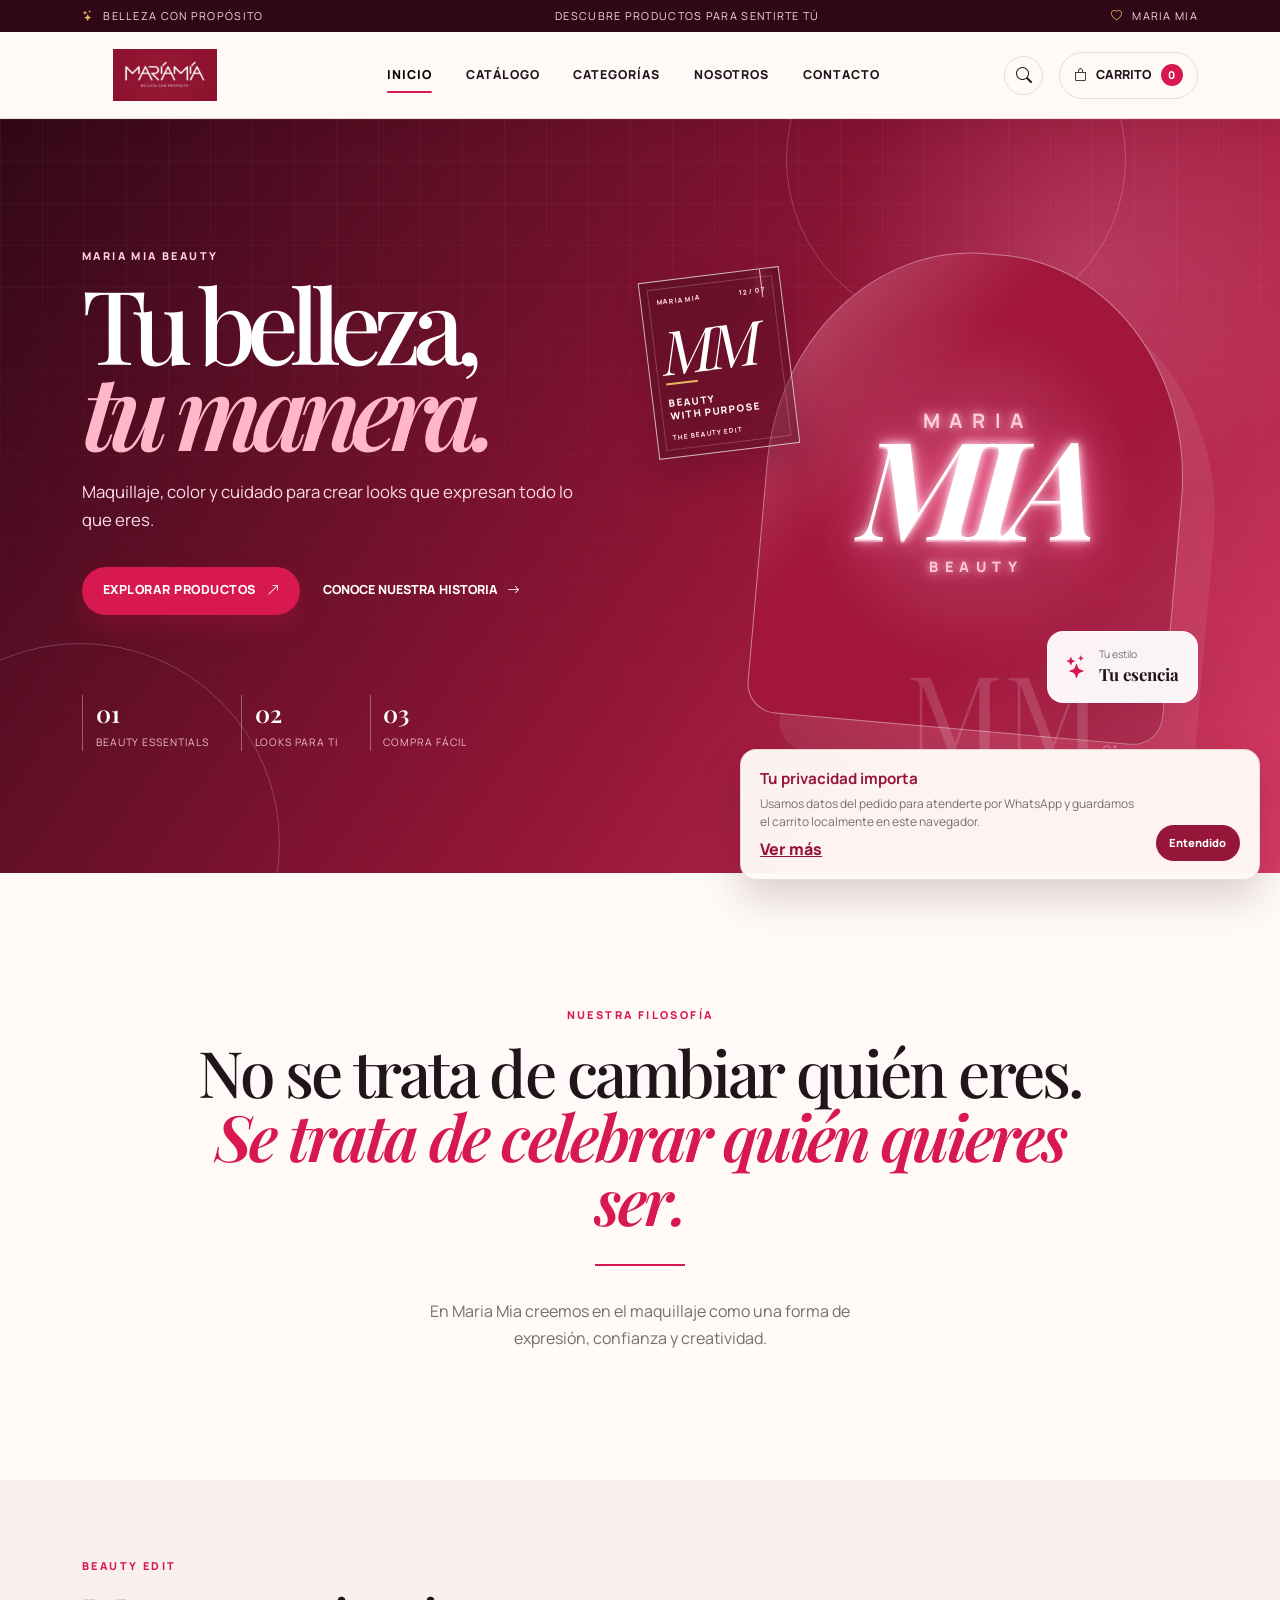
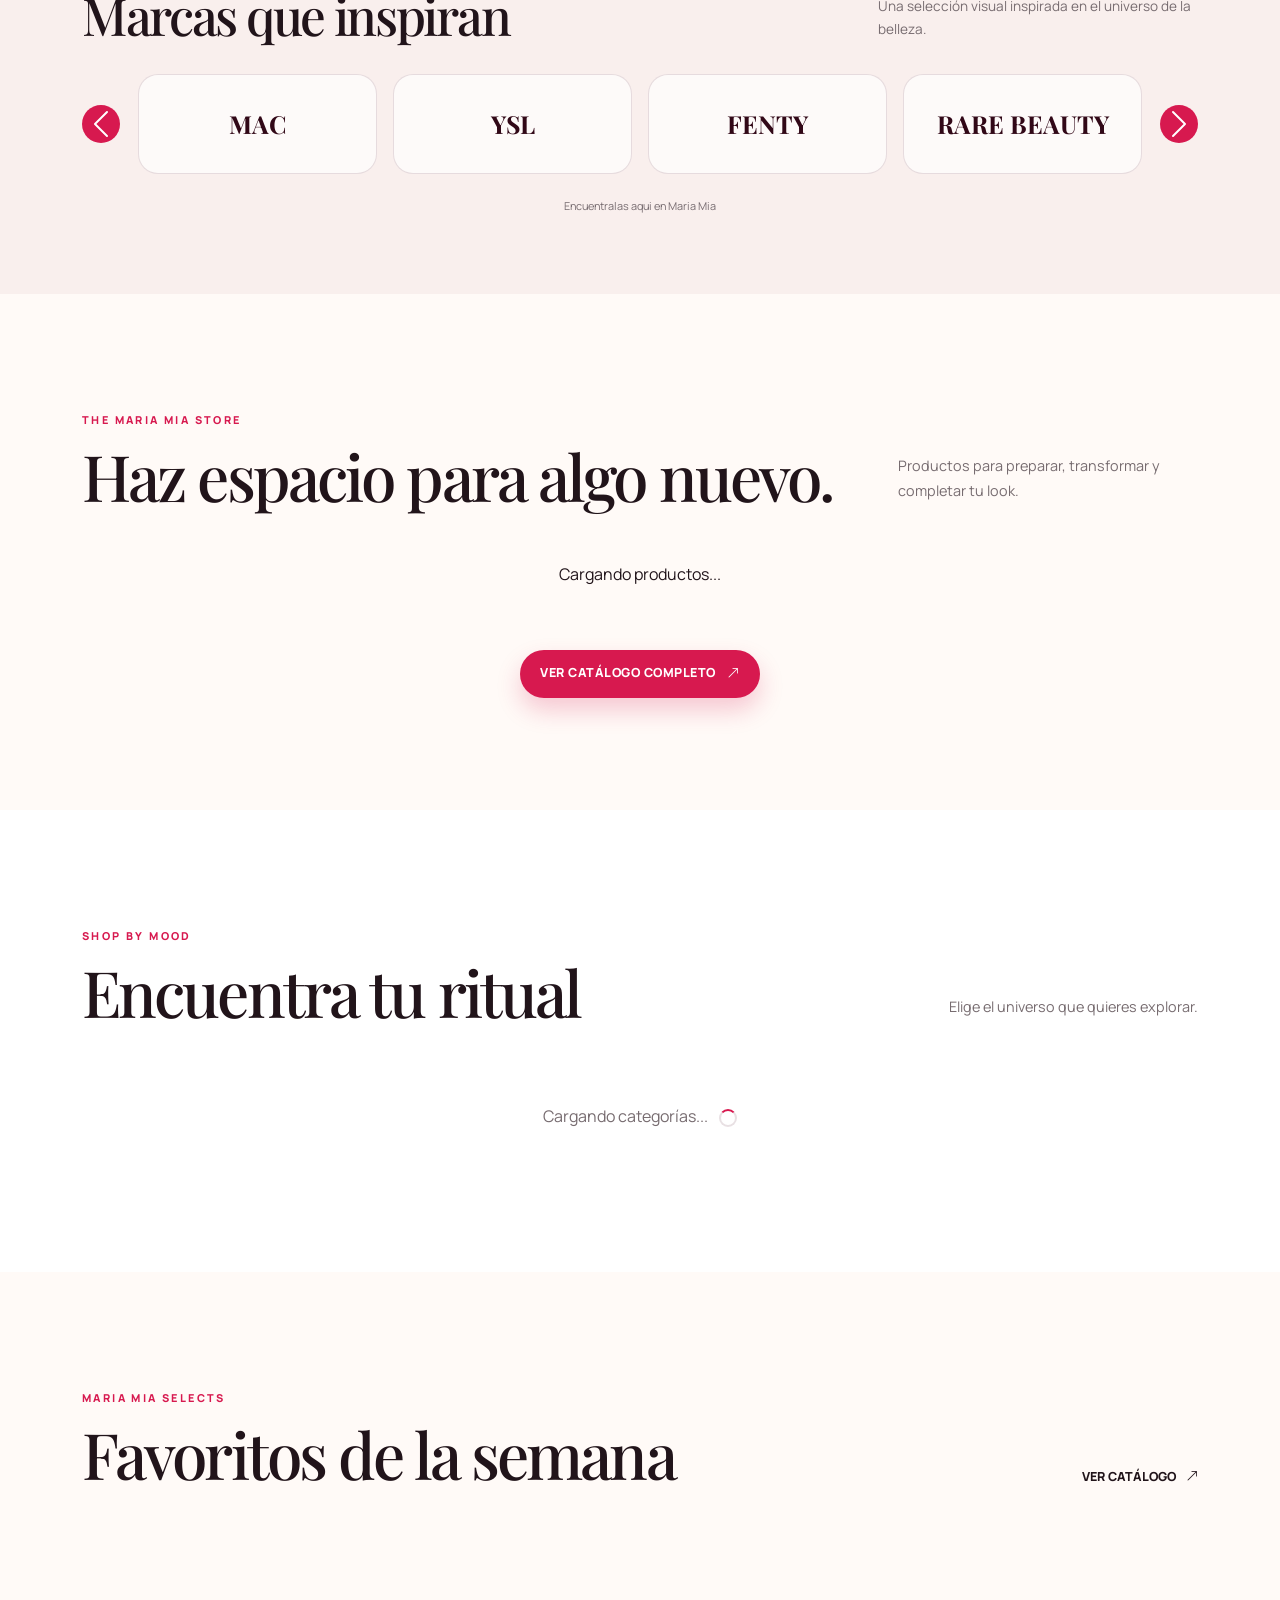
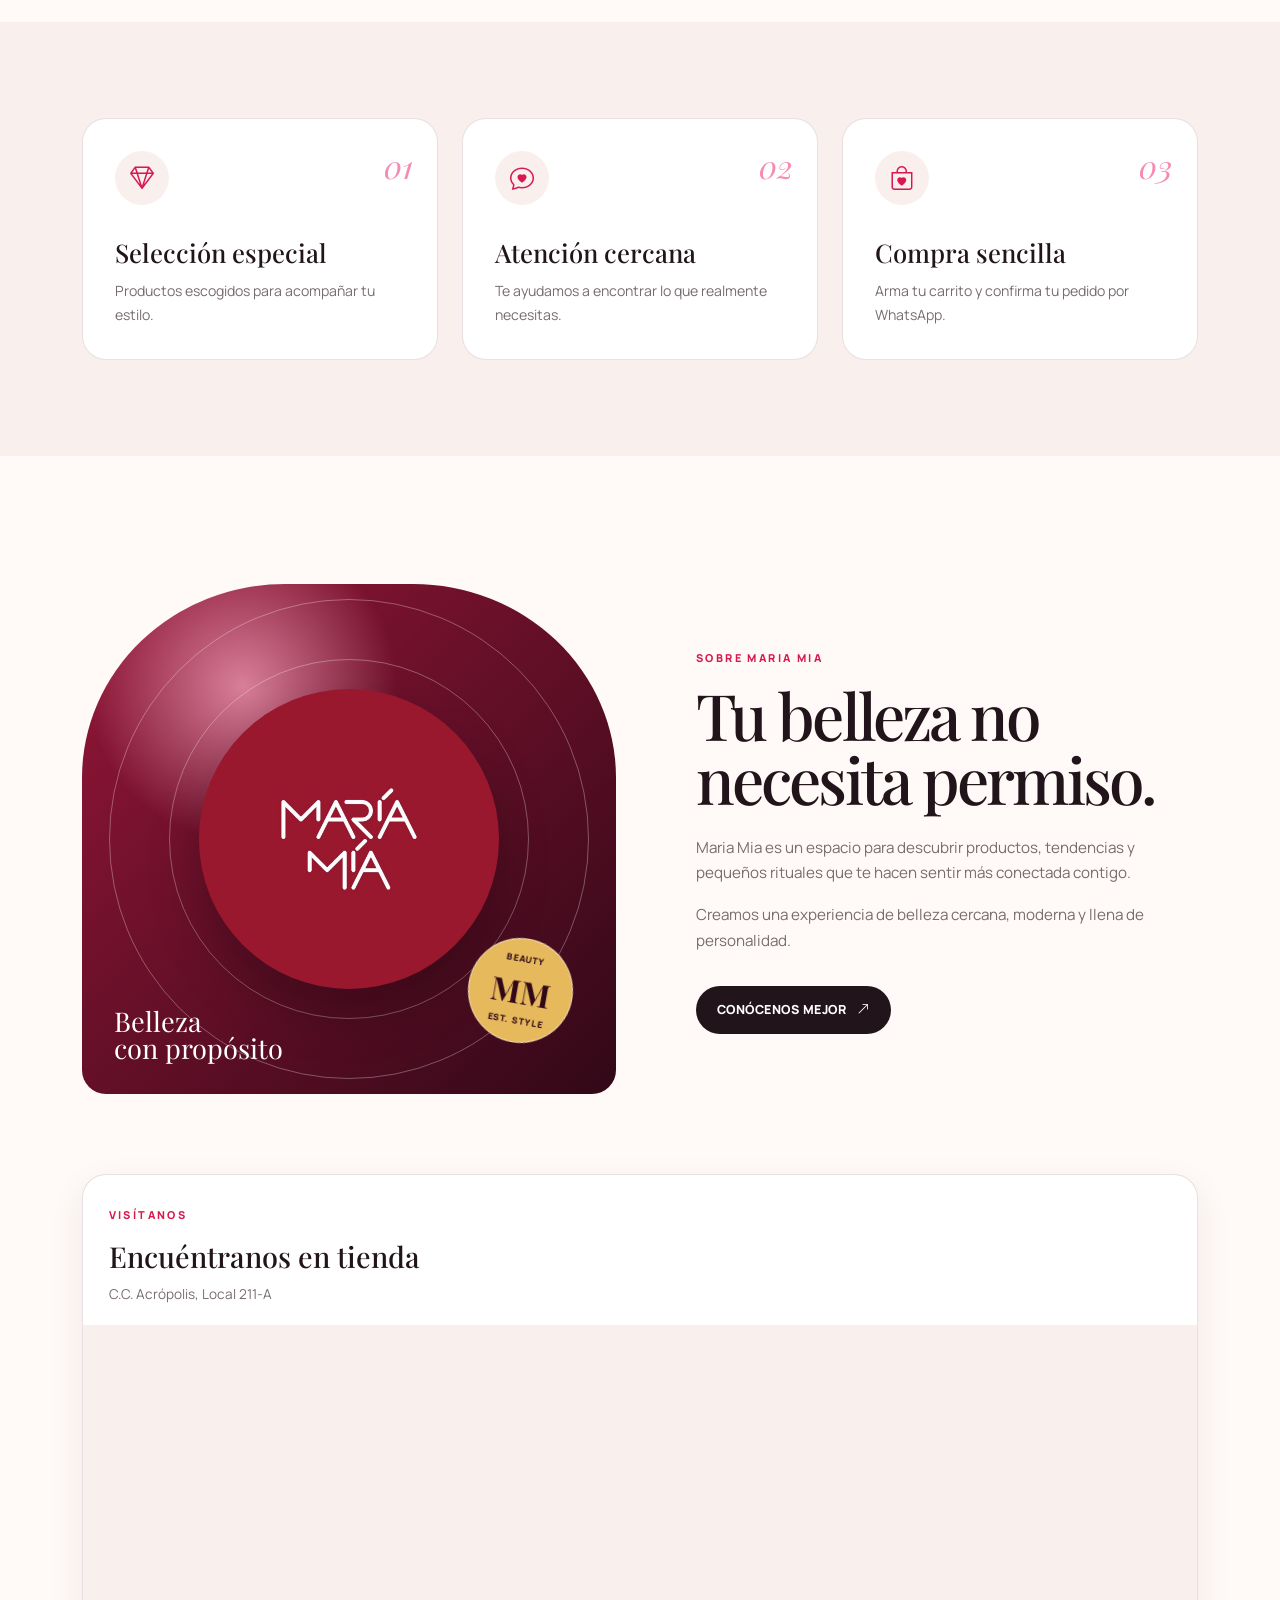
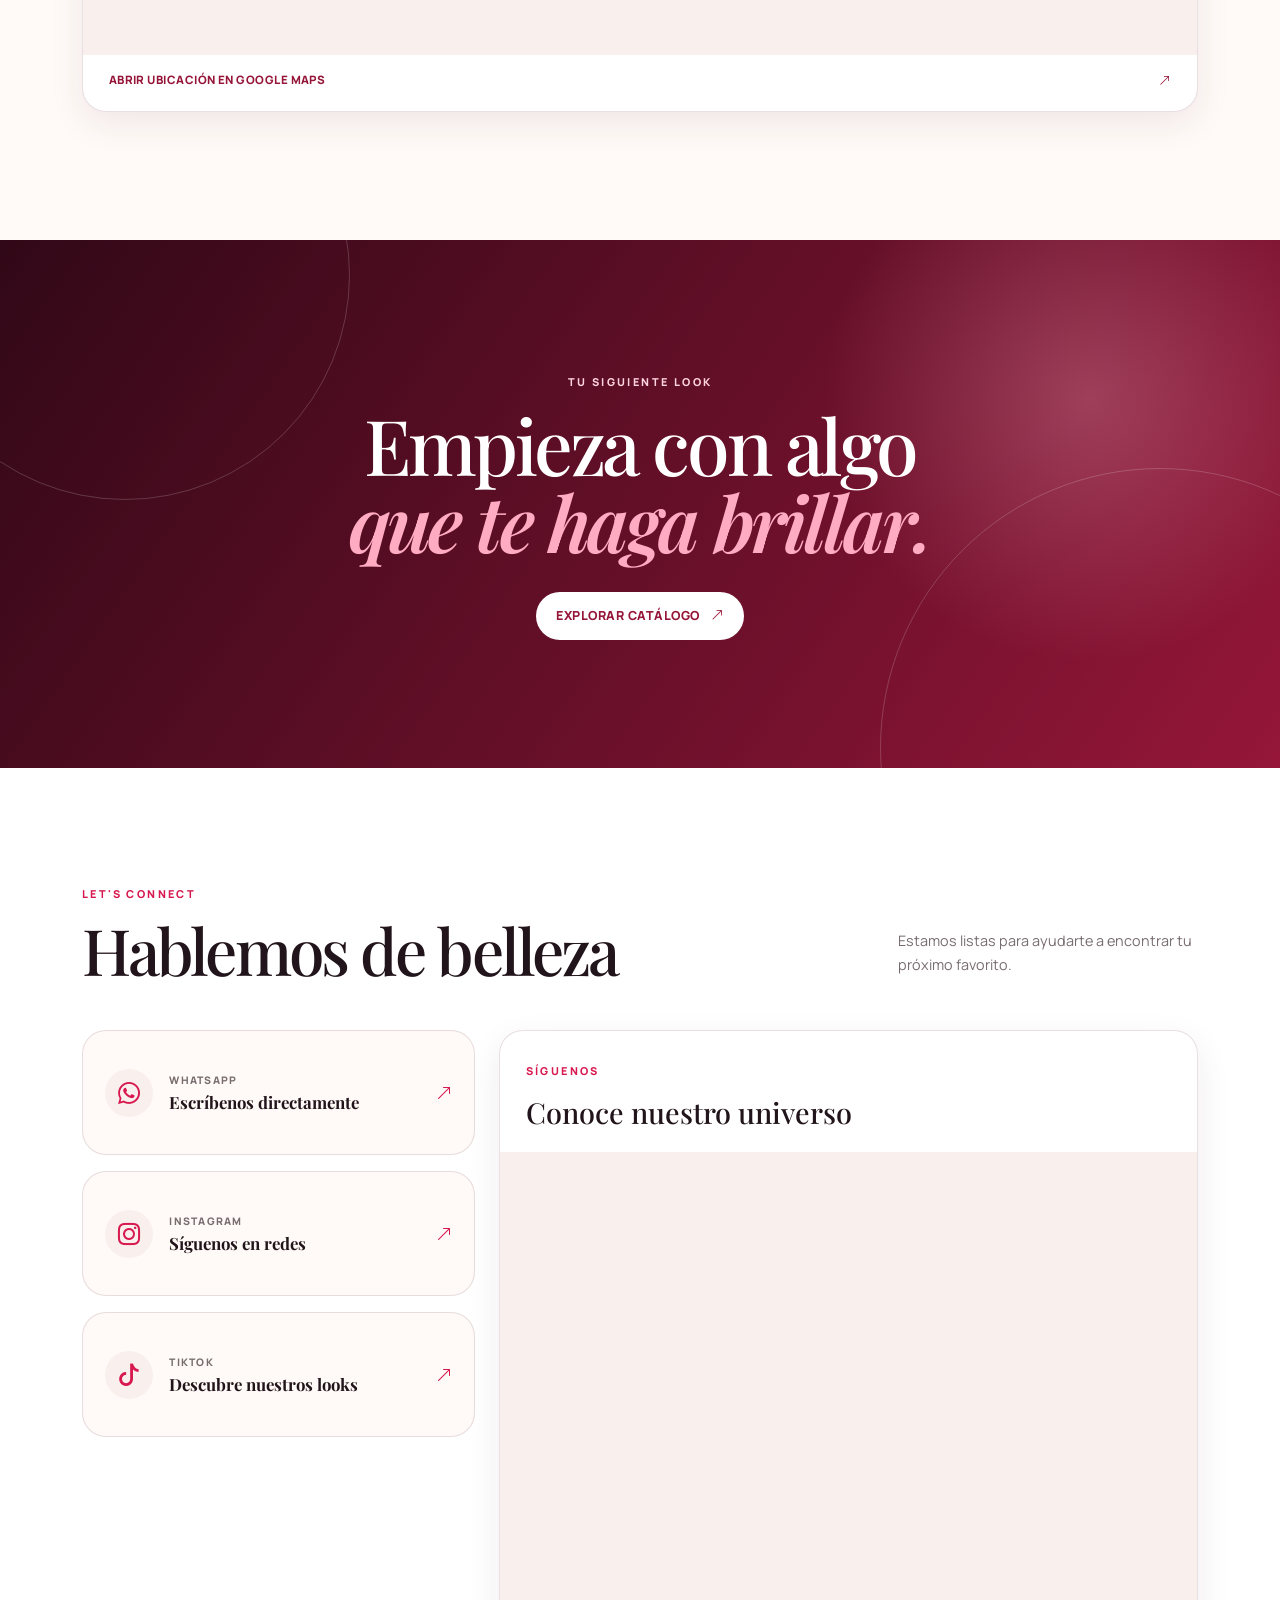
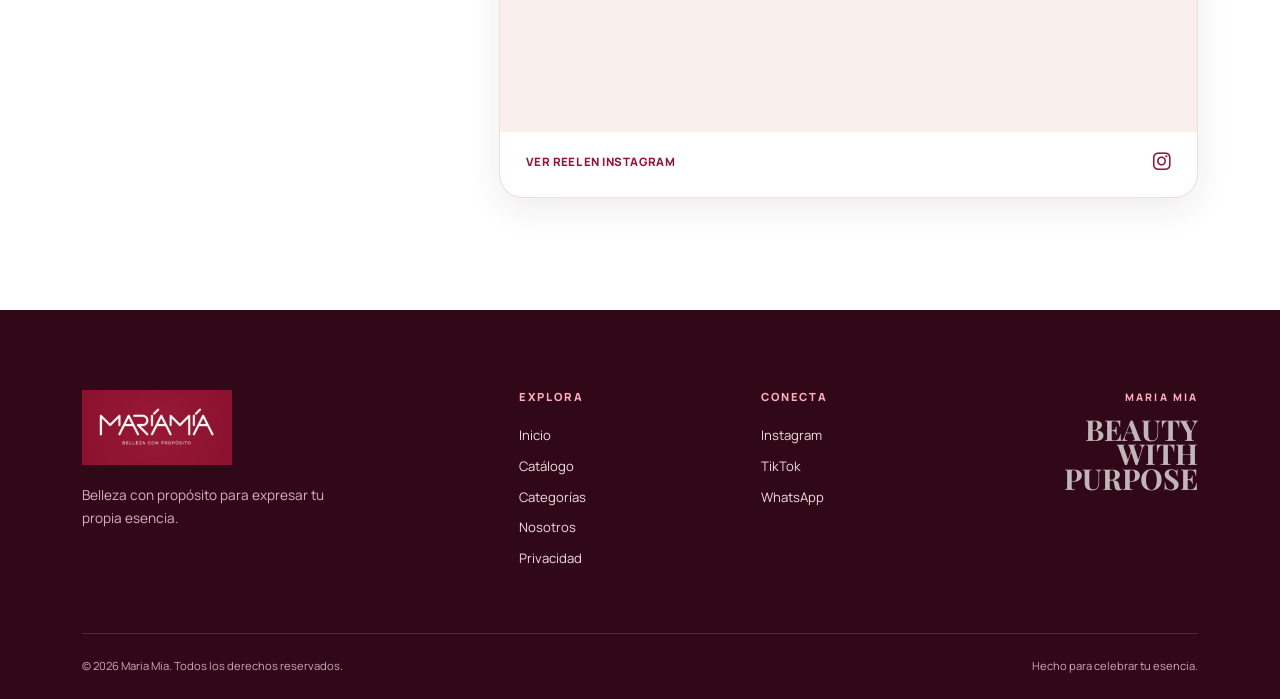
<file: index.html>
<!DOCTYPE html>
<html lang="es">
<head>
    <meta charset="UTF-8">
    <meta name="viewport" content="width=device-width, initial-scale=1">

    <title>Maria Mia | Belleza con propósito</title>

    <meta name="description"
          content="Descubre maquillaje, skincare y accesorios de belleza seleccionados por Maria Mia.">

    <link rel="icon" href="logocircular.jpeg">

    <link rel="preconnect" href="https://fonts.googleapis.com">
    <link rel="preconnect" href="https://fonts.gstatic.com" crossorigin>

    <link href="https://fonts.googleapis.com/css2?family=DM+Sans:wght@400;500;600;700&family=Manrope:wght@400;500;600;700;800&family=Playfair+Display:ital,wght@0,600;0,700;1,600;1,700&display=swap"
          rel="stylesheet">

    <link href="https://cdn.jsdelivr.net/npm/bootstrap@5.3.3/dist/css/bootstrap.min.css"
          rel="stylesheet">

    <link href="https://cdn.jsdelivr.net/npm/bootstrap-icons@1.11.3/font/bootstrap-icons.css"
          rel="stylesheet">

    <link rel="stylesheet" href="styles.css">
</head>

<body>

    <!-- Barra superior -->
    <div class="top-bar">
        <div class="container">
            <span>
                <i class="bi bi-stars"></i>
                Belleza con propósito
            </span>

            <span class="top-bar-message">
                Descubre productos para sentirte tú
            </span>

            <span>
                <i class="bi bi-heart"></i>
                Maria Mia
            </span>
        </div>
    </div>

    <!-- Navbar -->
    <header class="site-header">
        <nav class="navbar navbar-expand-lg">
            <div class="container">

                <a href="#inicio" class="navbar-brand main-logo">
                    <img src="logo.png" alt="Maria Mia - Belleza con propósito">
                </a>

                <button class="navbar-toggler"
                        type="button"
                        data-bs-toggle="collapse"
                        data-bs-target="#mainNavbar"
                        aria-controls="mainNavbar"
                        aria-label="Abrir menú">
                    <span class="navbar-toggler-icon"></span>
                </button>

                <div class="collapse navbar-collapse" id="mainNavbar">
                    <ul class="navbar-nav mx-auto">
                        <li class="nav-item">
                            <a class="nav-link active" href="#inicio">Inicio</a>
                        </li>

                        <li class="nav-item">
                            <a class="nav-link" href="catalogo.html">Catálogo</a>
                        </li>

                        <li class="nav-item">
                            <a class="nav-link" href="#categorias">Categorías</a>
                        </li>

                        <li class="nav-item">
                            <a class="nav-link" href="#nosotros">Nosotros</a>
                        </li>

                        <li class="nav-item">
                            <a class="nav-link" href="#contacto">Contacto</a>
                        </li>
                    </ul>

                    <div class="navbar-actions">
                        <a href="catalogo.html" class="nav-search" aria-label="Buscar productos">
                            <i class="bi bi-search"></i>
                        </a>

                        <button class="cart-trigger"
                                type="button"
                                data-bs-toggle="offcanvas"
                                data-bs-target="#cartOffcanvas"
                                aria-label="Abrir carrito">
                            <i class="bi bi-bag"></i>
                            <span class="cart-label">Carrito</span>
                            <span id="cartCount" class="cart-counter">0</span>
                        </button>
                    </div>
                </div>
            </div>
        </nav>
    </header>

    <main>

        <!-- Hero -->
        <section id="inicio" class="hero-section">
            <div class="hero-grid"></div>
            <div class="hero-gradient-orb hero-gradient-orb-one"></div>
            <div class="hero-gradient-orb hero-gradient-orb-two"></div>

            <div class="container hero-container">
                <div class="row align-items-center g-5">

                    <div class="col-lg-6">
                        <div class="hero-content">
                            <span class="section-kicker light-kicker">
                                MARIA MIA BEAUTY
                            </span>

                            <h1>
                                Tu belleza,
                                <span>tu manera.</span>
                            </h1>

                            <p>
                                Maquillaje, color y cuidado para crear looks que expresan
                                todo lo que eres.
                            </p>

                            <div class="hero-actions">
                                <a href="catalogo.html" class="btn btn-main btn-lg">
                                    Explorar productos
                                    <i class="bi bi-arrow-up-right"></i>
                                </a>

                                <a href="#nosotros" class="hero-link">
                                    Conoce nuestra historia
                                    <i class="bi bi-arrow-right"></i>
                                </a>
                            </div>

                            <div class="hero-details">
                                <div>
                                    <strong>01</strong>
                                    <span>Beauty essentials</span>
                                </div>

                                <div>
                                    <strong>02</strong>
                                    <span>Looks para ti</span>
                                </div>

                                <div>
                                    <strong>03</strong>
                                    <span>Compra fácil</span>
                                </div>
                            </div>
                        </div>
                    </div>

                    <div class="col-lg-6">
                        <div class="hero-art">

                            <div class="hero-image-main hero-typography">
                                <div class="hero-brand-text">
                                    <span class="hero-brand-small">MARIA</span>
                                    <strong>MIA</strong>
                                    <span class="hero-brand-subtitle">BEAUTY</span>
                                </div>
                            </div>

                            <div class="hero-editorial-label" aria-label="Maria Mia Beauty Edit, Beauty with purpose">
                                <div class="label-topline">
                                    <span>MARIA MIA</span>
                                    <span>12 / 07</span>
                                </div>
                                <div class="label-monogram">MM</div>
                                <div class="label-rule"></div>
                                <strong>BEAUTY<br>WITH PURPOSE</strong>
                                <span class="label-caption">THE BEAUTY EDIT</span>
                            </div>

                            <div class="hero-floating-card">
                                <i class="bi bi-stars"></i>
                                <div>
                                    <small>Tu estilo</small>
                                    <strong>Tu esencia</strong>
                                </div>
                            </div>

                            <div class="hero-number">MM<span>01</span></div>
                        </div>
                    </div>

                </div>

            </div>
        </section>

        <!-- Frase de marca -->
        <section class="manifesto-section">
            <div class="container">
                <div class="manifesto-content">
                    <span class="section-kicker">NUESTRA FILOSOFÍA</span>

                    <h2>
                        No se trata de cambiar quién eres.
                        <em>Se trata de celebrar quién quieres ser.</em>
                    </h2>

                    <div class="manifesto-line"></div>

                    <p>
                        En Maria Mia creemos en el maquillaje como una forma de expresión,
                        confianza y creatividad.
                    </p>
                </div>
            </div>
        </section>

        <!-- Marcas -->
        <section class="brands-section" aria-label="Marcas de referencia">
            <div class="container">

                <div class="brands-header">
                    <div>
                        <span class="section-kicker">BEAUTY EDIT</span>
                        <h2>Marcas que inspiran</h2>
                    </div>

                    <p>
                        Una selección visual inspirada en el universo de la belleza.
                    </p>
                </div>

                <div id="brandsCarousel"
                     class="carousel slide brands-carousel"
                     data-bs-ride="carousel"
                     data-bs-interval="3000">

                    <div class="carousel-inner">

                        <div class="carousel-item active">
                            <div class="brand-track">
                                <div class="brand-name">MAC</div>
                                <div class="brand-name">YSL</div>
                                <div class="brand-name">FENTY</div>
                                <div class="brand-name">RARE BEAUTY</div>
                            </div>
                        </div>

                        <div class="carousel-item">
                            <div class="brand-track">
                                <div class="brand-name">NARS</div>
                                <div class="brand-name">CHANEL</div>
                                <div class="brand-name">DIOR</div>
                                <div class="brand-name">GLOSSIER</div>
                            </div>
                        </div>

                        <div class="carousel-item">
                            <div class="brand-track">
                                <div class="brand-name">MAYBELLINE</div>
                                <div class="brand-name">NYX</div>
                                <div class="brand-name">REVLON</div>
                                <div class="brand-name">L'ORÉAL</div>
                            </div>
                        </div>

                    </div>

                    <button class="carousel-control-prev"
                            type="button"
                            data-bs-target="#brandsCarousel"
                            data-bs-slide="prev"
                            aria-label="Marca anterior">
                        <span class="carousel-control-prev-icon"></span>
                    </button>

                    <button class="carousel-control-next"
                            type="button"
                            data-bs-target="#brandsCarousel"
                            data-bs-slide="next"
                            aria-label="Siguiente marca">
                        <span class="carousel-control-next-icon"></span>
                    </button>
                </div>

                <small class="brand-disclaimer">
                    Encuentralas aqui en Maria Mia
                </small>
            </div>
        </section>

        <!-- Vista previa del catálogo -->
        <section class="catalog-preview-section">
            <div class="container">
                <div class="section-heading-row">
                    <div>
                        <span class="section-kicker">THE MARIA MIA STORE</span>
                        <h2>Haz espacio para algo nuevo.</h2>
                    </div>
                    <p>Productos para preparar, transformar y completar tu look.</p>
                </div>

                <div id="previewProductsCarousel" class="carousel slide preview-products-carousel" data-bs-ride="carousel" data-bs-interval="3500">
                    <div id="previewProducts" class="carousel-inner">
                        <div class="carousel-item active"><div class="row g-4"><div class="col-12 text-center">Cargando productos...</div></div></div>
                    </div>
                </div>

                <div class="text-center mt-5">
                    <a href="catalogo.html" class="btn btn-main">
                        Ver catálogo completo
                        <i class="bi bi-arrow-up-right"></i>
                    </a>
                </div>
            </div>
        </section>

        <!-- Categorías dinámicas -->
        <section id="categorias" class="categories-section">
            <div class="container">

                <div class="section-heading-row">
                    <div>
                        <span class="section-kicker">SHOP BY MOOD</span>
                        <h2>Encuentra tu ritual</h2>
                    </div>

                    <p>
                        Elige el universo que quieres explorar.
                    </p>
                </div>

                <div id="categoryList" class="category-grid">
                    <div class="category-loading">
                        Cargando categorías...
                    </div>
                </div>
            </div>
        </section>

        <!-- Favoritos -->
        <section id="favoritos" class="featured-section">
            <div class="container">

                <div class="section-heading-row">
                    <div>
                        <span class="section-kicker">MARIA MIA SELECTS</span>
                        <h2>Favoritos de la semana</h2>
                    </div>

                    <a href="catalogo.html" class="section-arrow-link">
                        Ver catálogo
                        <i class="bi bi-arrow-up-right"></i>
                    </a>
                </div>

                <div id="featuredProducts" class="row g-4">
                    <div class="col-12 text-center">
                        Cargando productos...
                    </div>
                </div>
            </div>
        </section>

        <!-- Beneficios -->
        <section class="benefits-section">
            <div class="container">
                <div class="row g-4">

                    <div class="col-md-4">
                        <article class="benefit-card">
                            <span class="benefit-number">01</span>
                            <i class="bi bi-gem"></i>
                            <h3>Selección especial</h3>
                            <p>
                                Productos escogidos para acompañar tu estilo.
                            </p>
                        </article>
                    </div>

                    <div class="col-md-4">
                        <article class="benefit-card">
                            <span class="benefit-number">02</span>
                            <i class="bi bi-chat-heart"></i>
                            <h3>Atención cercana</h3>
                            <p>
                                Te ayudamos a encontrar lo que realmente necesitas.
                            </p>
                        </article>
                    </div>

                    <div class="col-md-4">
                        <article class="benefit-card">
                            <span class="benefit-number">03</span>
                            <i class="bi bi-bag-heart"></i>
                            <h3>Compra sencilla</h3>
                            <p>
                                Arma tu carrito y confirma tu pedido por WhatsApp.
                            </p>
                        </article>
                    </div>

                </div>

            </div>
        </section>

        <!-- Nosotros -->
        <section id="nosotros" class="about-section">
            <div class="container">
                <div class="row align-items-center g-5">

                    <div class="col-lg-6">
                        <div class="about-visual">
                               <img class="about-logo"
                                   src="logocircular.jpeg"
                                 alt="Maria Mia Belleza con propósito">

                            <div class="about-sticker">
                                <span>BEAUTY</span>
                                <strong>MM</strong>
                                <span>EST. STYLE</span>
                            </div>

                            <div class="about-caption">
                                Belleza<br>
                                con propósito
                            </div>
                        </div>
                    </div>

                    <div class="col-lg-6">
                        <div class="about-content">
                            <span class="section-kicker">SOBRE MARIA MIA</span>

                            <h2>
                                Tu belleza no necesita permiso.
                            </h2>

                            <p>
                                Maria Mia es un espacio para descubrir productos,
                                tendencias y pequeños rituales que te hacen sentir
                                más conectada contigo.
                            </p>

                            <p>
                                Creamos una experiencia de belleza cercana,
                                moderna y llena de personalidad.
                            </p>

                            <a href="#contacto" class="btn btn-dark-main">
                                Conócenos mejor
                                <i class="bi bi-arrow-up-right"></i>
                            </a>
                        </div>
                    </div>

                </div>

                <div class="about-location-media">
                    <div class="location-card">
                        <div class="location-card-header">
                            <span class="section-kicker">VISÍTANOS</span>
                            <h3>Encuéntranos en tienda</h3>
                            <p>C.C. Acrópolis, Local 211-A</p>
                        </div>

                        <div class="map-wrapper">
                            <iframe
                                src="https://www.google.com/maps?cid=17676166033509544265&amp;output=embed"
                                title="Ubicación de Maria Mia en C.C. Acrópolis"
                                loading="lazy"
                                referrerpolicy="no-referrer-when-downgrade"
                                allowfullscreen>
                            </iframe>
                        </div>

                        <a href="https://www.google.com/maps?cid=17676166033509544265&amp;g_mp=CiVnb29nbGUubWFwcy5wbGFjZXMudjEuUGxhY2VzLkdldFBsYWNlEAMYASAF&amp;hl=es-419&amp;source=embed"
                           target="_blank"
                           rel="noopener"
                           class="location-link">
                            Abrir ubicación en Google Maps
                            <i class="bi bi-arrow-up-right"></i>
                        </a>
                    </div>

                </div>
            </div>
        </section>

        <!-- CTA -->
        <section class="final-cta">
            <div class="container">
                <div class="final-cta-content">
                    <span class="section-kicker light-kicker">
                        TU SIGUIENTE LOOK
                    </span>

                    <h2>
                        Empieza con algo
                        <em>que te haga brillar.</em>
                    </h2>

                    <a href="catalogo.html" class="btn btn-light-main">
                        Explorar catálogo
                        <i class="bi bi-arrow-up-right"></i>
                    </a>
                </div>
            </div>
        </section>

        <!-- Contacto -->
        <section id="contacto" class="contact-section">
            <div class="container">

                <div class="section-heading-row">
                    <div>
                        <span class="section-kicker">LET'S CONNECT</span>
                        <h2>Hablemos de belleza</h2>
                    </div>

                    <p>
                        Estamos listas para ayudarte a encontrar tu próximo favorito.
                    </p>
                </div>

                <div class="contact-layout">
                    <div class="contact-grid">
                        <a href="https://api.whatsapp.com/send?phone=573171364337&amp;text=Hola!!!%20Quisiera%20realizar%20un%20pedido%F0%9F%92%95%E2%9C%A8"
                           target="_blank"
                           rel="noopener"
                           class="contact-card">
                            <i class="bi bi-whatsapp"></i>
                            <span>
                                <small>WhatsApp</small>
                                <strong>Escríbenos directamente</strong>
                            </span>
                            <i class="bi bi-arrow-up-right contact-arrow"></i>
                        </a>

                        <a href="https://www.instagram.com/mariamiabga/"
                           target="_blank"
                           rel="noopener"
                           class="contact-card">
                            <i class="bi bi-instagram"></i>
                            <span>
                                <small>Instagram</small>
                                <strong>Síguenos en redes</strong>
                            </span>
                            <i class="bi bi-arrow-up-right contact-arrow"></i>
                        </a>

                        <a href="https://www.tiktok.com/@mariamiabga"
                           target="_blank"
                           rel="noopener"
                           class="contact-card">
                            <i class="bi bi-tiktok"></i>
                            <span>
                                <small>TikTok</small>
                                <strong>Descubre nuestros looks</strong>
                            </span>
                            <i class="bi bi-arrow-up-right contact-arrow"></i>
                        </a>
                    </div>

                    <div class="instagram-card">
                        <div class="instagram-card-header">
                            <span class="section-kicker">SÍGUENOS</span>
                            <h3>Conoce nuestro universo</h3>
                            <p>Descubre nuestros productos, looks y novedades en Instagram.</p>
                        </div>

                        <div class="instagram-reel-wrapper">
                            <blockquote
                                class="instagram-media"
                                data-instgrm-permalink="https://www.instagram.com/reel/Dbwa55Npd0R/"
                                data-instgrm-version="14">
                            </blockquote>
                        </div>

                        <a href="https://www.instagram.com/reel/Dbwa55Npd0R/?utm_source=ig_web_copy_link&amp;stkn=MzRlODBiNWFlZA=="
                           target="_blank"
                           rel="noopener"
                           class="instagram-link">
                            Ver reel en Instagram
                            <i class="bi bi-instagram"></i>
                        </a>
                    </div>
                </div>
            </div>
        </section>

    </main>

    <!-- Footer -->
    <footer class="site-footer">
        <div class="container">

            <div class="footer-main">
                <div class="footer-brand">
                    <img src="logo.png" alt="Maria Mia">

                    <p>
                        Belleza con propósito para expresar tu propia esencia.
                    </p>
                </div>

                <div class="footer-column">
                    <h3>Explora</h3>
                    <a href="#inicio">Inicio</a>
                    <a href="catalogo.html">Catálogo</a>
                    <a href="#categorias">Categorías</a>
                    <a href="#nosotros">Nosotros</a>
                    <a id="privacyFooterLink" href="#privacidad">Privacidad</a>
                </div>

                <div class="footer-column">
                    <h3>Conecta</h3>
                          <a href="https://www.instagram.com/mariamiabga/"
                              target="_blank" rel="noopener">Instagram</a>
                          <a href="https://www.tiktok.com/@mariamiabga"
                              target="_blank" rel="noopener">TikTok</a>
                          <a href="https://api.whatsapp.com/send?phone=573171364337&amp;text=Hola!!!%20Quisiera%20realizar%20un%20pedido%F0%9F%92%95%E2%9C%A8"
                              target="_blank" rel="noopener">WhatsApp</a>
                </div>

                <div class="footer-column footer-note">
                    <span>MARIA MIA</span>
                    <strong>BEAUTY<br>WITH<br>PURPOSE</strong>
                </div>
            </div>

            <div class="footer-bottom">
                <span>
                    © <span id="currentYear"></span> Maria Mia.
                    Todos los derechos reservados.
                </span>

                <span>
                    Hecho para celebrar tu esencia.
                </span>
            </div>
        </div>
    </footer>

    <!-- Carrito -->
    <aside id="cartOffcanvas"
           class="offcanvas offcanvas-end cart-offcanvas"
           tabindex="-1"
           aria-labelledby="cartTitle">

        <div class="offcanvas-header">
            <div>
                <span class="section-kicker">MARIA MIA BAG</span>
                <h2 id="cartTitle">Tu carrito</h2>
            </div>

            <button type="button"
                    class="btn-close"
                    data-bs-dismiss="offcanvas"
                    aria-label="Cerrar carrito">
            </button>
        </div>

        <div class="offcanvas-body d-flex flex-column">
            <div id="cartItems" class="cart-items flex-grow-1"></div>

            <div id="cartEmpty" class="cart-empty d-none">
                <i class="bi bi-bag-heart"></i>
                <h3>Tu carrito está vacío</h3>
                <p>Agrega productos para comenzar tu pedido.</p>

                     <a id="cartExploreButton"
                         href="catalogo.html"
                   class="btn btn-main"
                   data-bs-dismiss="offcanvas">
                    Explorar productos
                </a>
            </div>

            <div id="cartSummary" class="cart-summary d-none">
                <div class="summary-row">
                    <span>Subtotal</span>
                    <strong id="cartSubtotal">$0</strong>
                </div>

                <div class="summary-row total-row">
                    <span>Subtotal productos</span>
                    <strong id="cartTotal">$0</strong>
                </div>

                <p class="shipping-notice">
                    El envío se calcula y confirma por WhatsApp.
                </p>

                <button id="clearCartButton"
                        type="button"
                        class="clear-cart-button">
                    Vaciar carrito
                </button>

                <button id="checkoutButton"
                        type="button"
                        class="btn btn-main w-100">
                    Finalizar pedido
                    <i class="bi bi-arrow-up-right"></i>
                </button>
            </div>
        </div>
    </aside>

    <!-- Checkout -->
    <div class="modal fade"
         id="checkoutModal"
         tabindex="-1"
         aria-labelledby="checkoutTitle"
         aria-hidden="true">

        <div class="modal-dialog modal-dialog-centered modal-lg">
            <div class="modal-content checkout-modal">

                <div class="modal-header">
                    <div>
                        <span class="section-kicker">ÚLTIMO PASO</span>
                        <h2 id="checkoutTitle">Completa tu pedido</h2>
                    </div>

                    <button type="button"
                            class="btn-close"
                            data-bs-dismiss="modal"
                            aria-label="Cerrar">
                    </button>
                </div>

                <form id="checkoutForm">
                    <div class="modal-body">
                        <div class="row g-4">

                            <div class="col-lg-6">
                                <h3 class="form-title">Datos del cliente</h3>

                                <div class="form-group">
                                    <label for="customerName">Nombre completo *</label>
                                    <input id="customerName"
                                           name="nombre"
                                           type="text"
                                           required>
                                </div>

                                <div class="form-group">
                                    <label for="customerPhone">Teléfono *</label>
                                    <input id="customerPhone"
                                           name="telefono"
                                           type="tel"
                                           required>
                                </div>

                                <div class="form-group">
                                     <label for="customerCity">Ciudad *</label>
                                     <input id="customerCity"
                                         name="ciudad"
                                         type="text"
                                         required>
                                    </div>

                                    <div class="form-group">
                                     <label for="customerNeighborhood">Barrio *</label>
                                     <input id="customerNeighborhood"
                                         name="barrio"
                                         type="text"
                                         required>
                                    </div>

                                    <div class="form-group">
                                     <label for="customerAddress">Dirección *</label>
                                    <input id="customerAddress"
                                           name="direccion"
                                         type="text"
                                         required>
                                    </div>

                                    <div class="form-group">
                                     <label for="customerApartment">Casa o apartamento</label>
                                     <input id="customerApartment"
                                         name="casaApartamento"
                                         type="text">
                                </div>

                                <div class="form-group">
                                    <label for="customerNotes">Observaciones</label>
                                    <textarea id="customerNotes"
                                              name="observaciones"
                                              rows="3"></textarea>
                                </div>
                            </div>

                            <div class="col-lg-6">
                                <h3 class="form-title">Resumen del pedido</h3>
                                <div id="checkoutSummary" class="checkout-summary"></div>
                                <p class="shipping-notice">
                                    El total mostrado no incluye el costo del envío.
                                    Lo confirmaremos contigo por WhatsApp.
                                </p>
                            </div>

                        </div>
                    </div>

                    <div class="modal-footer">
                        <button type="button"
                                class="btn btn-outline-dark"
                                data-bs-dismiss="modal">
                            Volver
                        </button>

                        <button id="confirmOrderButton"
                                type="submit"
                                class="btn btn-main">
                            Confirmar por WhatsApp
                            <i class="bi bi-whatsapp"></i>
                        </button>
                    </div>
                </form>
            </div>
        </div>
    </div>

    <!-- Toast -->
    <div class="toast-container position-fixed bottom-0 end-0 p-3">
        <div id="appToast"
             class="toast custom-toast"
             role="status"
             aria-live="polite">

            <div class="toast-body">
                <i class="bi bi-check-circle-fill"></i>
                <span id="toastMessage"></span>
            </div>
        </div>
    </div>

    <aside id="privacyNotice" class="privacy-notice" aria-label="Aviso de privacidad">
        <div class="privacy-notice-copy">
            <strong>Tu privacidad importa</strong>
            <p>
                Usamos datos del pedido para atenderte por WhatsApp y guardamos el carrito
                localmente en este navegador.
            </p>
            <button id="privacyMore" type="button" class="privacy-inline-button">
                Ver más
            </button>
        </div>
        <button id="privacyAccept" type="button" class="privacy-accept">Entendido</button>
    </aside>

    <div id="privacyModal" class="privacy-modal" role="dialog" aria-modal="true"
         aria-labelledby="privacyModalTitle" hidden>
        <div class="privacy-modal-backdrop" data-privacy-close></div>
        <article class="privacy-modal-content">
            <button type="button" class="privacy-modal-close" data-privacy-close aria-label="Cerrar política de privacidad">
                <i class="bi bi-x-lg"></i>
            </button>
            <span class="section-kicker">INFORMACIÓN LEGAL</span>
            <h2 id="privacyModalTitle">Política de privacidad</h2>
            <p class="privacy-updated">Última actualización: 11 de septiembre de 2026</p>
            <h3>1. Responsable</h3>
            <p>Maria Mia es responsable del tratamiento de los datos que compartes voluntariamente a través de este sitio y sus canales de atención.</p>
            <h3>2. Datos que recopilamos</h3>
            <p>Podemos solicitar nombre, teléfono, ciudad, barrio, dirección, casa o apartamento y observaciones para preparar tu pedido. El carrito se guarda temporalmente en tu navegador.</p>
            <h3>3. Uso de la información</h3>
            <p>Usamos tus datos para revisar el pedido, confirmar disponibilidad y coordinar el envío contigo.</p>
            <h3>4. WhatsApp y servicios externos</h3>
            <p>Al confirmar, los datos y el resumen se envían a WhatsApp mediante un mensaje prellenado. Google Maps e Instagram tienen sus propias políticas de privacidad.</p>
            <h3>5. Tus derechos</h3>
            <p>Puedes solicitar información, corrección o eliminación de tus datos escribiéndonos por WhatsApp.</p>
        </article>
    </div>

    <script src="https://cdn.jsdelivr.net/npm/bootstrap@5.3.3/dist/js/bootstrap.bundle.min.js"></script>
    <script async src="https://www.instagram.com/embed.js"></script>

    <script type="module" src="app.js"></script>

</body>
</html>
</file>
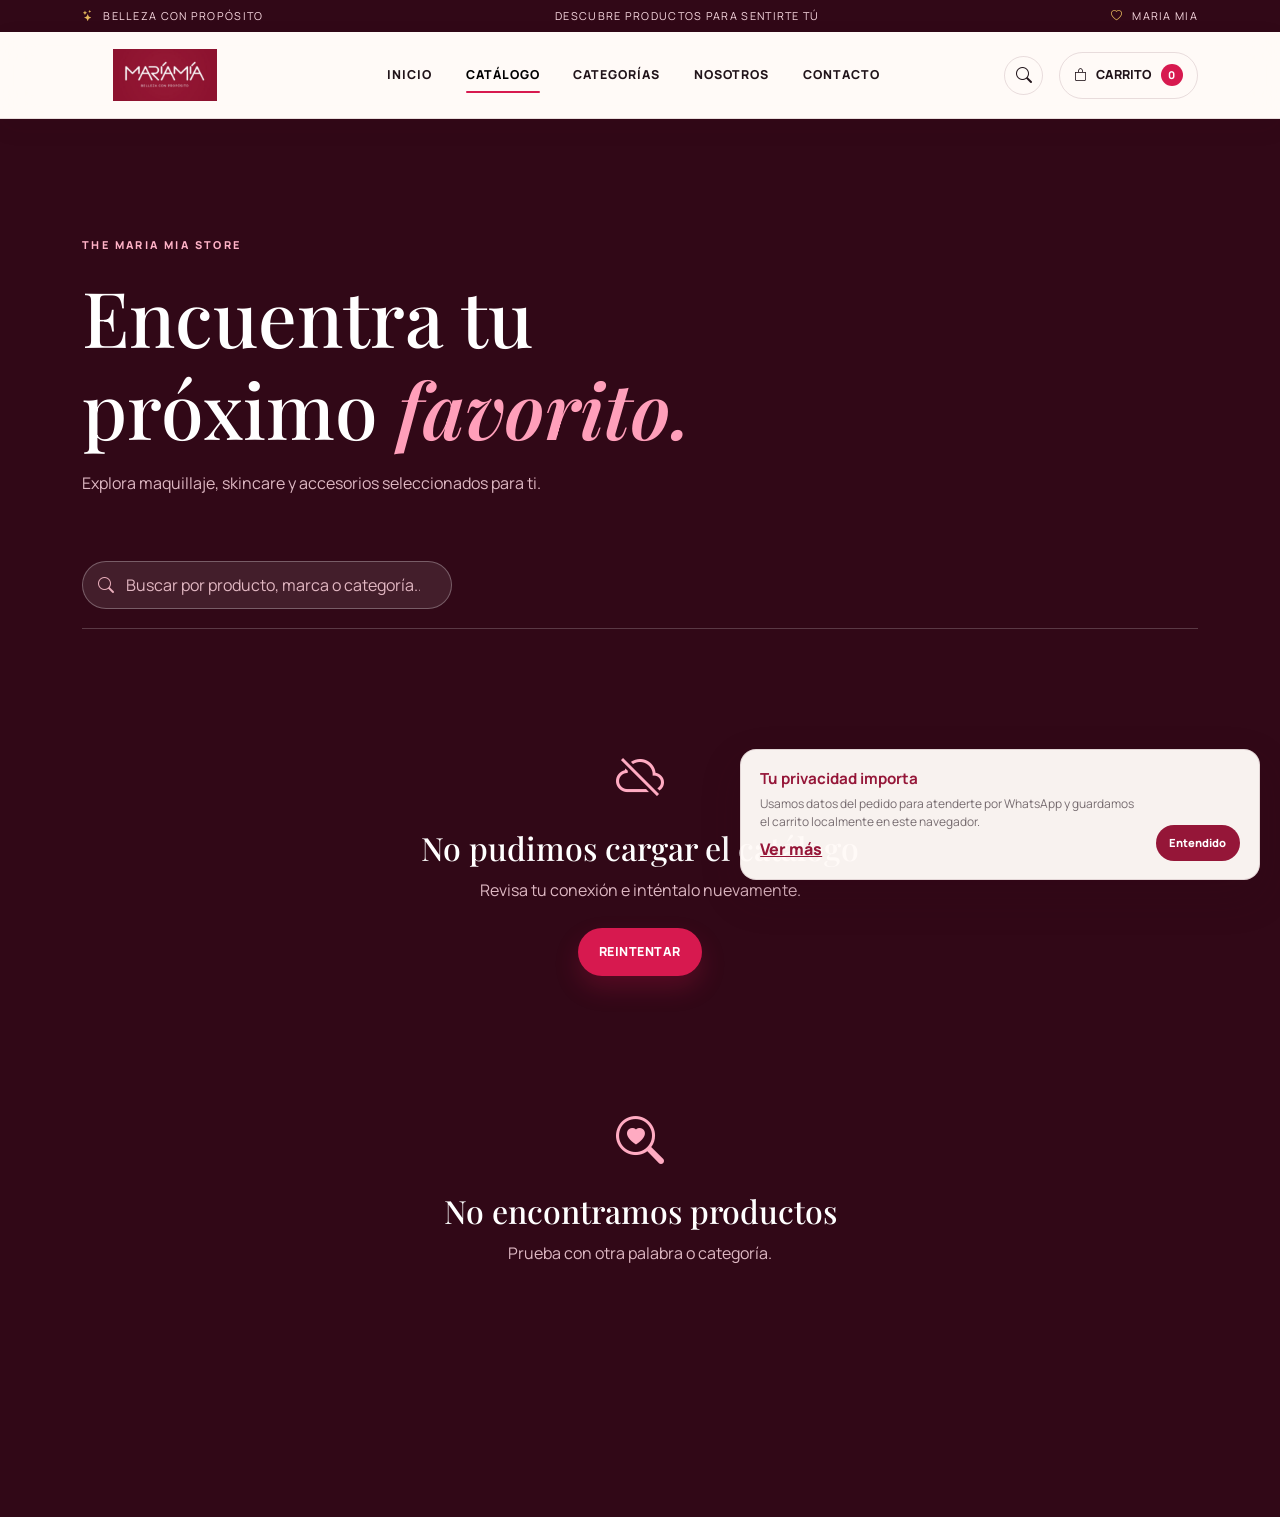
<file: catalogo.html>
<!DOCTYPE html>
<html lang="es">
<head>
    <meta charset="UTF-8">
    <meta name="viewport" content="width=device-width, initial-scale=1">
    <title>Catálogo | Maria Mia</title>
    <meta name="description" content="Explora el catálogo de maquillaje, skincare y accesorios de Maria Mia.">
    <link rel="icon" href="logocircular.jpeg">
    <link rel="preconnect" href="https://fonts.googleapis.com">
    <link rel="preconnect" href="https://fonts.gstatic.com" crossorigin>
    <link href="https://fonts.googleapis.com/css2?family=DM+Sans:wght@400;500;600;700&family=Manrope:wght@400;500;600;700;800&family=Playfair+Display:ital,wght@0,600;0,700;1,600;1,700&display=swap" rel="stylesheet">
    <link href="https://cdn.jsdelivr.net/npm/bootstrap@5.3.3/dist/css/bootstrap.min.css" rel="stylesheet">
    <link href="https://cdn.jsdelivr.net/npm/bootstrap-icons@1.11.3/font/bootstrap-icons.css" rel="stylesheet">
    <link rel="stylesheet" href="styles.css">
</head>
<body>
    <div class="top-bar">
        <div class="container">
            <span><i class="bi bi-stars"></i> Belleza con propósito</span>
            <span class="top-bar-message">Descubre productos para sentirte tú</span>
            <span><i class="bi bi-heart"></i> Maria Mia</span>
        </div>
    </div>

    <header class="site-header">
        <nav class="navbar navbar-expand-lg">
            <div class="container">
                <a href="index.html#inicio" class="navbar-brand main-logo">
                    <img src="logo.png" alt="Maria Mia - Belleza con propósito">
                </a>
                <button class="navbar-toggler" type="button" data-bs-toggle="collapse" data-bs-target="#mainNavbar" aria-controls="mainNavbar" aria-label="Abrir menú">
                    <span class="navbar-toggler-icon"></span>
                </button>
                <div class="collapse navbar-collapse" id="mainNavbar">
                    <ul class="navbar-nav mx-auto">
                        <li class="nav-item"><a class="nav-link" href="index.html#inicio">Inicio</a></li>
                        <li class="nav-item"><a class="nav-link active" href="catalogo.html">Catálogo</a></li>
                        <li class="nav-item"><a class="nav-link" href="index.html#categorias">Categorías</a></li>
                        <li class="nav-item"><a class="nav-link" href="index.html#nosotros">Nosotros</a></li>
                        <li class="nav-item"><a class="nav-link" href="index.html#contacto">Contacto</a></li>
                    </ul>
                    <div class="navbar-actions">
                        <a href="#searchInput" class="nav-search" aria-label="Buscar productos"><i class="bi bi-search"></i></a>
                        <button class="cart-trigger" type="button" data-bs-toggle="offcanvas" data-bs-target="#cartOffcanvas" aria-label="Abrir carrito">
                            <i class="bi bi-bag"></i><span class="cart-label">Carrito</span><span id="cartCount" class="cart-counter">0</span>
                        </button>
                    </div>
                </div>
            </div>
        </nav>
    </header>

    <main>
        <section id="catalogo" class="catalog-section catalog-page-section">
            <div class="container">
                <div class="catalog-intro">
                    <span class="section-kicker">THE MARIA MIA STORE</span>
                    <h1>Encuentra tu próximo <em>favorito.</em></h1>
                    <p>Explora maquillaje, skincare y accesorios seleccionados para ti.</p>
                </div>

                <div class="catalog-toolbar">
                    <div class="catalog-search">
                        <i class="bi bi-search"></i>
                        <label for="searchInput" class="visually-hidden">Buscar productos</label>
                        <input id="searchInput" type="search" list="searchOptions" placeholder="Buscar por producto, marca o categoría..." autocomplete="off">
                        <datalist id="searchOptions"></datalist>
                    </div>
                    <div id="filterList" class="filter-list"></div>
                </div>

                <div id="catalogLoading" class="catalog-loading">
                    <div class="loading-symbol"><i class="bi bi-stars"></i></div>
                    <p>Preparando tu beauty edit...</p>
                </div>
                <div id="catalogError" class="catalog-error d-none">
                    <i class="bi bi-cloud-slash"></i>
                    <h3>No pudimos cargar el catálogo</h3>
                    <p>Revisa tu conexión e inténtalo nuevamente.</p>
                    <button id="retryButton" class="btn btn-main">Reintentar</button>
                </div>
                <div id="emptyState" class="empty-catalog d-none">
                    <i class="bi bi-search-heart"></i>
                    <h3>No encontramos productos</h3>
                    <p>Prueba con otra palabra o categoría.</p>
                </div>
                <div id="productGrid" class="row g-4"></div>
                <div id="loadMoreWrapper" class="load-more-wrapper d-none">
                    <button id="loadMoreButton" type="button" class="btn btn-light-main">Cargar más productos <i class="bi bi-plus-lg"></i></button>
                </div>
            </div>
        </section>
    </main>

    <footer class="site-footer">
        <div class="container">
            <div class="footer-main">
                <div class="footer-brand">
                    <img src="logo.png" alt="Maria Mia">
                    <p>Belleza con propósito para expresar tu propia esencia.</p>
                </div>
                <div class="footer-column">
                    <h3>Explora</h3>
                    <a href="index.html#inicio">Inicio</a>
                    <a href="catalogo.html">Catálogo</a>
                    <a href="index.html#categorias">Categorías</a>
                    <a href="index.html#nosotros">Nosotros</a>
                    <a id="privacyFooterLink" href="#privacidad">Privacidad</a>
                </div>
                <div class="footer-column">
                    <h3>Conecta</h3>
                    <a href="https://www.instagram.com/mariamiabga/" target="_blank" rel="noopener">Instagram</a>
                    <a href="https://www.tiktok.com/@mariamiabga" target="_blank" rel="noopener">TikTok</a>
                    <a href="https://api.whatsapp.com/send?phone=573171364337&amp;text=Hola!!!%20Quisiera%20realizar%20un%20pedido%F0%9F%92%95%E2%9C%A8" target="_blank" rel="noopener">WhatsApp</a>
                </div>
                <div class="footer-column footer-note"><span>MARIA MIA</span><strong>BEAUTY<br>WITH<br>PURPOSE</strong></div>
            </div>
            <div class="footer-bottom">
                <span>© <span id="currentYear"></span> Maria Mia. Todos los derechos reservados.</span>
                <span>Hecho para celebrar tu esencia.</span>
            </div>
        </div>
    </footer>

    <aside id="cartOffcanvas" class="offcanvas offcanvas-end cart-offcanvas" tabindex="-1" aria-labelledby="cartTitle">
        <div class="offcanvas-header">
            <div><span class="section-kicker">MARIA MIA BAG</span><h2 id="cartTitle">Tu carrito</h2></div>
            <button type="button" class="btn-close" data-bs-dismiss="offcanvas" aria-label="Cerrar carrito"></button>
        </div>
        <div class="offcanvas-body d-flex flex-column">
            <div id="cartItems" class="cart-items flex-grow-1"></div>
            <div id="cartEmpty" class="cart-empty d-none">
                <i class="bi bi-bag-heart"></i><h3>Tu carrito está vacío</h3><p>Agrega productos para comenzar tu pedido.</p>
                <a id="cartExploreButton" href="#catalogo" class="btn btn-main" data-bs-dismiss="offcanvas">Explorar productos</a>
            </div>
            <div id="cartSummary" class="cart-summary d-none">
                <div class="summary-row"><span>Subtotal</span><strong id="cartSubtotal">$0</strong></div>
                <div class="summary-row total-row"><span>Subtotal productos</span><strong id="cartTotal">$0</strong></div>
                <p class="shipping-notice">El envío se calcula y confirma por WhatsApp.</p>
                <button id="clearCartButton" type="button" class="clear-cart-button">Vaciar carrito</button>
                <button id="checkoutButton" type="button" class="btn btn-main w-100">Finalizar pedido <i class="bi bi-arrow-up-right"></i></button>
            </div>
        </div>
    </aside>

    <div class="modal fade" id="checkoutModal" tabindex="-1" aria-labelledby="checkoutTitle" aria-hidden="true">
        <div class="modal-dialog modal-dialog-centered modal-lg">
            <div class="modal-content checkout-modal">
                <div class="modal-header"><div><span class="section-kicker">ÚLTIMO PASO</span><h2 id="checkoutTitle">Completa tu pedido</h2></div><button type="button" class="btn-close" data-bs-dismiss="modal" aria-label="Cerrar"></button></div>
                <form id="checkoutForm">
                    <div class="modal-body"><div class="row g-4">
                        <div class="col-lg-6">
                            <h3 class="form-title">Datos del cliente</h3>
                            <div class="form-group"><label for="customerName">Nombre completo *</label><input id="customerName" name="nombre" type="text" required></div>
                            <div class="form-group"><label for="customerPhone">Teléfono *</label><input id="customerPhone" name="telefono" type="tel" required></div>
                            <div class="form-group"><label for="customerCity">Ciudad *</label><input id="customerCity" name="ciudad" type="text" required></div>
                            <div class="form-group"><label for="customerNeighborhood">Barrio *</label><input id="customerNeighborhood" name="barrio" type="text" required></div>
                            <div class="form-group"><label for="customerAddress">Dirección *</label><input id="customerAddress" name="direccion" type="text" required></div>
                            <div class="form-group"><label for="customerApartment">Casa o apartamento</label><input id="customerApartment" name="casaApartamento" type="text"></div>
                            <div class="form-group"><label for="customerNotes">Observaciones</label><textarea id="customerNotes" name="observaciones" rows="3"></textarea></div>
                        </div>
                        <div class="col-lg-6"><h3 class="form-title">Resumen del pedido</h3><div id="checkoutSummary" class="checkout-summary"></div><p class="shipping-notice">El total mostrado no incluye el costo del envío. Lo confirmaremos contigo por WhatsApp.</p></div>
                    </div></div>
                    <div class="modal-footer"><button type="button" class="btn btn-outline-dark" data-bs-dismiss="modal">Volver</button><button id="confirmOrderButton" type="submit" class="btn btn-main">Confirmar por WhatsApp <i class="bi bi-whatsapp"></i></button></div>
                </form>
            </div>
        </div>
    </div>

    <div class="toast-container position-fixed bottom-0 end-0 p-3"><div id="appToast" class="toast custom-toast" role="status" aria-live="polite"><div class="toast-body"><i class="bi bi-check-circle-fill"></i><span id="toastMessage"></span></div></div></div>

    <aside id="privacyNotice" class="privacy-notice" aria-label="Aviso de privacidad"><div class="privacy-notice-copy"><strong>Tu privacidad importa</strong><p>Usamos datos del pedido para atenderte por WhatsApp y guardamos el carrito localmente en este navegador.</p><button id="privacyMore" type="button" class="privacy-inline-button">Ver más</button></div><button id="privacyAccept" type="button" class="privacy-accept">Entendido</button></aside>
    <div id="privacyModal" class="privacy-modal" role="dialog" aria-modal="true" aria-labelledby="privacyModalTitle" hidden><div class="privacy-modal-backdrop" data-privacy-close></div><article class="privacy-modal-content"><button type="button" class="privacy-modal-close" data-privacy-close aria-label="Cerrar política de privacidad"><i class="bi bi-x-lg"></i></button><span class="section-kicker">INFORMACIÓN LEGAL</span><h2 id="privacyModalTitle">Política de privacidad</h2><p class="privacy-updated">Última actualización: 11 de septiembre de 2026</p><h3>1. Responsable</h3><p>Maria Mia es responsable del tratamiento de los datos que compartes voluntariamente a través de este sitio y sus canales de atención.</p><h3>2. Datos que recopilamos</h3><p>Podemos solicitar nombre, teléfono, ciudad, barrio, dirección, casa o apartamento y observaciones para preparar tu pedido. El carrito se guarda temporalmente en tu navegador.</p><h3>3. Uso de la información</h3><p>Usamos tus datos para revisar el pedido, confirmar disponibilidad y coordinar el envío contigo.</p><h3>4. WhatsApp y servicios externos</h3><p>Al confirmar, los datos y el resumen se envían a WhatsApp mediante un mensaje prellenado. Google Maps e Instagram tienen sus propias políticas de privacidad.</p><h3>5. Tus derechos</h3><p>Puedes solicitar información, corrección o eliminación de tus datos escribiéndonos por WhatsApp.</p></article></div>

    <script src="https://cdn.jsdelivr.net/npm/bootstrap@5.3.3/dist/js/bootstrap.bundle.min.js"></script>
    <script type="module" src="app.js"></script>
</body>
</html>
</file>
<file: styles.css>
:root {
    --wine: #951638;
    --wine-dark: #5c0b27;
    --wine-deep: #310817;
    --red: #d7194f;
    --coral: #ff6b61;
    --pink: #f58ab2;
    --lilac: #c8a2e8;
    --gold: #e6b95d;

    --cream: #fffaf7;
    --cream-dark: #f9efed;
    --white: #ffffff;
    --black: #21141a;
    --gray: #776c70;
    --line: rgba(80, 22, 40, .13);

    --serif: "Playfair Display", serif;
    --sans: "Manrope", sans-serif;

    --shadow-soft: 0 20px 60px rgba(67, 11, 32, .1);
    --shadow-card: 0 12px 35px rgba(67, 11, 32, .08);
    --radius: 24px;
}

/* Base */

* {
    box-sizing: border-box;
}

html {
    scroll-behavior: smooth;
}

body {
    margin: 0;
    overflow-x: hidden;
    background: var(--cream);
    color: var(--black);
    font-family: var(--sans);
}

img {
    max-width: 100%;
}

a {
    color: inherit;
    text-decoration: none;
}

button,
input,
textarea {
    font-family: inherit;
}

h1,
h2,
h3,
h4 {
    font-family: var(--serif);
}

h2 {
    margin-bottom: 0;
    font-size: clamp(2.2rem, 5vw, 4rem);
    line-height: 1;
    letter-spacing: -.045em;
}

p {
    line-height: 1.7;
}

::selection {
    background: var(--red);
    color: white;
}

/* Accesibilidad */

.btn:focus-visible,
a:focus-visible,
button:focus-visible,
input:focus-visible,
textarea:focus-visible {
    outline: 3px solid rgba(215, 25, 79, .35);
    outline-offset: 4px;
}

/* Barra superior */

.top-bar {
    padding: .5rem 0;
    background: var(--wine-deep);
    color: #f9d9e1;
    font-size: .68rem;
    letter-spacing: .12em;
    text-transform: uppercase;
}

.top-bar .container {
    display: flex;
    justify-content: space-between;
    align-items: center;
    animation: topBarDrift 6s ease-in-out infinite;
}

@keyframes topBarDrift {
    0%, 100% {
        transform: translateX(-18px);
    }

    50% {
        transform: translateX(18px);
    }
}

.top-bar i {
    margin-right: .35rem;
    color: var(--gold);
}

/* Navbar */

.site-header {
    position: sticky;
    top: 0;
    z-index: 1000;
    background: rgba(255, 250, 247, .9);
    border-bottom: 1px solid var(--line);
    box-shadow: 0 8px 25px rgba(49, 8, 23, .06);
    backdrop-filter: blur(18px);
    transition: background .25s ease, box-shadow .25s ease;
}

.navbar {
    min-height: 86px;
}

.main-logo {
    display: flex;
    align-items: center;
    width: 165px;
    height: 62px;
    overflow: hidden;
    border-radius: 8px;
}

.main-logo img {
    width: 100%;
    height: 100%;
    object-fit: contain;
}

.navbar-nav {
    gap: .6rem;
}

.nav-link {
    position: relative;
    padding: 1rem .75rem !important;
    color: var(--black);
    font-size: .77rem;
    font-weight: 800;
    letter-spacing: .08em;
    text-transform: uppercase;
}

.nav-link::after {
    position: absolute;
    right: .75rem;
    bottom: .45rem;
    left: .75rem;
    height: 2px;
    border-radius: 10px;
    background: var(--red);
    content: "";
    transform: scaleX(0);
    transform-origin: center;
    transition: transform .25s ease;
}

.nav-link:hover,
.nav-link.active {
    color: var(--red);
}

.nav-link:hover::after,
.nav-link.active::after {
    transform: scaleX(1);
}

.navbar-actions {
    display: flex;
    align-items: center;
    gap: 1rem;
}

.nav-search {
    display: grid;
    place-items: center;
    width: 39px;
    height: 39px;
    border: 1px solid var(--line);
    border-radius: 50%;
    transition: .2s ease;
}

.nav-search:hover {
    background: var(--red);
    color: white;
}

.cart-trigger {
    display: inline-flex;
    align-items: center;
    gap: .6rem;
    padding: .7rem .9rem;
    border: 1px solid var(--line);
    border-radius: 50px;
    background: transparent;
    color: var(--black);
    font-size: .78rem;
    font-weight: 800;
    text-transform: uppercase;
    transition: .2s ease;
}

.cart-trigger:hover {
    border-color: var(--red);
    background: var(--red);
    color: white;
}

.cart-counter {
    display: grid;
    place-items: center;
    min-width: 22px;
    height: 22px;
    padding: 0 .3rem;
    border-radius: 50%;
    background: var(--red);
    color: white;
    font-size: .67rem;
}

/* Elementos reutilizables */

.section-kicker {
    display: inline-block;
    margin-bottom: 1rem;
    color: var(--red);
    font-size: .68rem;
    font-weight: 800;
    letter-spacing: .22em;
    text-transform: uppercase;
}

.light-kicker {
    color: #ffd3df;
}

.btn-main,
.btn-light-main,
.btn-dark-main {
    display: inline-flex;
    align-items: center;
    justify-content: center;
    gap: .7rem;
    min-height: 48px;
    padding: .8rem 1.3rem;
    border: 0;
    border-radius: 50px;
    font-size: .78rem;
    font-weight: 800;
    letter-spacing: .04em;
    text-transform: uppercase;
    transition: transform .25s ease, box-shadow .25s ease, background .25s ease;
}

.btn-main {
    background: var(--red);
    color: white;
    box-shadow: 0 12px 25px rgba(215, 25, 79, .22);
}

.btn-main:hover {
    background: var(--wine);
    color: white;
    transform: translateY(-3px);
    box-shadow: 0 18px 30px rgba(215, 25, 79, .28);
}

.btn-light-main {
    background: white;
    color: var(--wine);
}

.btn-light-main:hover {
    background: var(--cream);
    color: var(--wine);
    transform: translateY(-3px);
}

.btn-dark-main {
    background: var(--black);
    color: white;
}

.btn-dark-main:hover {
    background: var(--wine);
    color: white;
    transform: translateY(-3px);
}

.hero-link,
.section-arrow-link {
    display: inline-flex;
    align-items: center;
    gap: .6rem;
    font-size: .78rem;
    font-weight: 800;
    text-transform: uppercase;
}

.hero-link {
    color: white;
}

.hero-link:hover,
.section-arrow-link:hover {
    color: var(--red);
}

.section-heading-row {
    display: flex;
    align-items: end;
    justify-content: space-between;
    gap: 2rem;
    margin-bottom: 3rem;
}

.section-heading-row p {
    max-width: 300px;
    margin-bottom: .3rem;
    color: var(--gray);
    font-size: .9rem;
}

/* Hero */

.hero-section {
    position: relative;
    min-height: 720px;
    overflow: hidden;
    background:
        radial-gradient(circle at 85% 20%, rgba(255, 152, 190, .24), transparent 20%),
        linear-gradient(125deg, var(--wine-deep), var(--wine) 58%, #d63b64);
    color: white;
}

.hero-grid {
    position: absolute;
    inset: 0;
    background-image:
        linear-gradient(rgba(255,255,255,.04) 1px, transparent 1px),
        linear-gradient(90deg, rgba(255,255,255,.04) 1px, transparent 1px);
    background-size: 42px 42px;
    mask-image: linear-gradient(to bottom, black, transparent);
}

.hero-container {
    position: relative;
    z-index: 2;
    padding-top: 7rem;
    padding-bottom: 7rem;
}

.hero-content h1 {
    max-width: 700px;
    margin-bottom: 1.6rem;
    font-size: clamp(4rem, 8vw, 8.5rem);
    line-height: .84;
    letter-spacing: -.09em;
}

.hero-content h1 span {
    display: block;
    color: #ffb5ca;
    font-style: italic;
    font-weight: 600;
}

.hero-content > p {
    max-width: 510px;
    margin-bottom: 2rem;
    color: #fbdce5;
    font-size: 1.05rem;
}

.hero-actions {
    display: flex;
    flex-wrap: wrap;
    align-items: center;
    gap: 1.4rem;
}

.hero-details {
    display: flex;
    gap: 2rem;
    margin-top: 5rem;
}

.hero-details div {
    display: flex;
    flex-direction: column;
    gap: .3rem;
    border-left: 1px solid rgba(255,255,255,.35);
    padding-left: .8rem;
}

.hero-details strong {
    font-family: var(--serif);
    font-size: 1.5rem;
    font-weight: 600;
}

.hero-details span {
    color: #eebdca;
    font-size: .65rem;
    letter-spacing: .09em;
    text-transform: uppercase;
}

.hero-art {
    position: relative;
    max-width: 550px;
    min-height: 530px;
    margin: auto;
}

.hero-image-main {
    position: absolute;
    top: 4%;
    right: 3%;
    display: grid;
    place-items: center;
    width: 78%;
    height: 90%;
    overflow: hidden;
    border: 1px solid rgba(255,255,255,.45);
    border-radius: 48% 48% 30px 30px;
    background: #a2163c;
    box-shadow: 35px 35px 0 rgba(255,255,255,.07);
    transform: rotate(5deg);
    animation: heroRedDrift 12s ease-in-out infinite;
}

@keyframes heroRedDrift {
    0%, 100% {
        transform: translateX(-10px) rotate(5deg);
    }

    50% {
        transform: translateX(12px) rotate(5deg);
    }
}

.hero-typography {
    isolation: isolate;
}

.hero-typography::before {
    position: absolute;
    inset: 10%;
    z-index: -1;
    border-radius: 50%;
    background: radial-gradient(circle, rgba(255,174,202,.35), rgba(255,174,202,0) 68%);
    content: "";
    filter: blur(18px);
    opacity: .9;
}

.hero-typography::after {
    position: absolute;
    inset: 0;
    z-index: 2;
    pointer-events: none;
    border-radius: inherit;
    background: linear-gradient(125deg, rgba(255,255,255,.28), transparent 35%, transparent 65%, rgba(255,190,211,.16));
    content: "";
}

.hero-brand-text {
    position: relative;
    z-index: 3;
    display: flex;
    flex-direction: column;
    align-items: center;
    justify-content: center;
    color: #fff7fa;
    text-align: center;
    transform: rotate(-5deg);
    animation: heroLogoGlow 4s ease-in-out infinite;
}

.hero-brand-small {
    margin-bottom: -.4rem;
    color: #ffd5e1;
    font-family: var(--sans);
    font-size: clamp(.9rem, 2vw, 1.25rem);
    font-weight: 700;
    letter-spacing: .48em;
    text-indent: .48em;
    text-transform: uppercase;
    text-shadow: 0 0 8px rgba(255,215,228,.9), 0 0 20px rgba(255,133,171,.75);
}

.hero-brand-text strong {
    color: #fff;
    font-family: var(--serif);
    font-size: clamp(5rem, 11vw, 8.5rem);
    font-style: italic;
    font-weight: 700;
    letter-spacing: -.1em;
    line-height: .8;
    text-shadow: 0 2px 0 rgba(255,196,216,.8), 0 0 8px rgba(255,255,255,.95), 0 0 20px rgba(255,142,180,.95), 0 0 45px rgba(255,82,139,.8);
}

.hero-brand-subtitle {
    margin-top: 1.1rem;
    color: #ffc4d7;
    font-family: var(--sans);
    font-size: clamp(.7rem, 1.5vw, .9rem);
    font-weight: 800;
    letter-spacing: .45em;
    text-indent: .45em;
    text-shadow: 0 0 8px rgba(255,222,232,.9), 0 0 18px rgba(255,112,161,.8);
}

@keyframes heroLogoGlow {
    0%, 100% {
        filter: brightness(1);
        transform: rotate(-5deg) scale(1);
    }

    50% {
        filter: brightness(1.15);
        transform: rotate(-5deg) scale(1.025);
    }
}

.hero-editorial-label {
    position: absolute;
    top: 8%;
    left: -3%;
    z-index: 5;
    display: flex;
    width: 142px;
    min-height: 178px;
    flex-direction: column;
    padding: 1rem .95rem .9rem;
    border: 1px solid rgba(255, 255, 255, .68);
    background: rgba(49, 8, 23, .3);
    box-shadow: 0 16px 32px rgba(49, 8, 23, .2);
    color: white;
    transform: rotate(-7deg);
}

.hero-editorial-label::before {
    position: absolute;
    top: 7px;
    right: 7px;
    bottom: 7px;
    left: 7px;
    border: 1px solid rgba(255, 255, 255, .2);
    content: "";
}

.hero-editorial-label::after {
    position: absolute;
    top: 0;
    right: 18px;
    width: 1px;
    height: 28px;
    background: #ffabc2;
    box-shadow: 0 0 12px #ffabc2;
    content: "";
}

.label-topline {
    position: relative;
    z-index: 1;
    display: flex;
    justify-content: space-between;
    color: #ffd3df;
    font-size: .42rem;
    font-weight: 800;
    letter-spacing: .12em;
    text-transform: uppercase;
}

.label-monogram {
    position: relative;
    z-index: 2;
    margin: 1.3rem 0 .7rem;
    color: #fff;
    font-family: var(--serif);
    font-size: 3.8rem;
    font-style: italic;
    letter-spacing: -.1em;
    line-height: .72;
}

.label-rule {
    position: relative;
    z-index: 1;
    width: 32px;
    height: 2px;
    margin-bottom: .75rem;
    background: var(--gold);
}

.hero-editorial-label strong {
    position: relative;
    z-index: 1;
    color: #fff7fa;
    font-size: .62rem;
    font-weight: 800;
    letter-spacing: .14em;
    line-height: 1.35;
    text-transform: uppercase;
}

.label-caption {
    position: relative;
    z-index: 1;
    margin-top: auto;
    color: #ffd3df;
    font-size: .42rem;
    font-weight: 800;
    letter-spacing: .14em;
    text-transform: uppercase;
}

.hero-floating-card {
    position: absolute;
    right: 0;
    bottom: 11%;
    display: flex;
    align-items: center;
    gap: .75rem;
    padding: .9rem 1.1rem;
    border: 1px solid rgba(255,255,255,.5);
    border-radius: 16px;
    background: rgba(255,255,255,.95);
    color: var(--black);
    box-shadow: var(--shadow-soft);
}

.hero-floating-card > i {
    color: var(--red);
    font-size: 1.4rem;
}

.hero-floating-card div {
    display: flex;
    flex-direction: column;
}

.hero-floating-card small {
    color: var(--gray);
    font-size: .65rem;
}

.hero-floating-card strong {
    font-family: var(--serif);
    font-size: 1.05rem;
}

.hero-number {
    position: absolute;
    right: 15%;
    bottom: -1%;
    color: rgba(255,255,255,.15);
    font-family: var(--serif);
    font-size: 7rem;
    line-height: 1;
}

.hero-number span {
    color: rgba(255,255,255,.35);
    font-family: var(--sans);
    font-size: 1rem;
}

/* Orbes */

.hero-gradient-orb {
    position: absolute;
    border: 1px solid rgba(255,255,255,.2);
    border-radius: 50%;
}

.hero-gradient-orb-one {
    top: -130px;
    right: 12%;
    width: 340px;
    height: 340px;
}

.hero-gradient-orb-two {
    bottom: -170px;
    left: -120px;
    width: 400px;
    height: 400px;
}

/* Manifiesto */

.manifesto-section {
    padding: 8rem 0;
    background: var(--cream);
}

.manifesto-content {
    max-width: 900px;
    margin: auto;
    text-align: center;
}

.manifesto-content h2 {
    font-size: clamp(2.3rem, 5vw, 5rem);
}

.manifesto-content h2 em {
    display: block;
    color: var(--red);
    font-weight: 600;
}

.manifesto-content p {
    max-width: 470px;
    margin: 1.5rem auto 0;
    color: var(--gray);
}

.manifesto-line {
    width: 90px;
    height: 2px;
    margin: 2rem auto;
    background: var(--red);
}

/* Marcas */

.brands-section {
    padding: 4.5rem 0 5rem;
    background: var(--cream-dark);
}

.brands-header {
    display: flex;
    align-items: end;
    justify-content: space-between;
    gap: 2rem;
    margin-bottom: 2rem;
}

.brands-header h2 {
    font-size: clamp(2rem, 4vw, 3.4rem);
}

.brands-header p {
    max-width: 320px;
    margin: 0;
    color: var(--gray);
    font-size: .85rem;
}

.brands-carousel {
    padding: 0 3.5rem;
}

.brand-track {
    display: grid;
    grid-template-columns: repeat(4, 1fr);
    gap: 1rem;
}

.brand-name {
    display: grid;
    place-items: center;
    min-height: 100px;
    border: 1px solid var(--line);
    border-radius: 20px;
    background: rgba(255,255,255,.65);
    color: var(--wine-deep);
    font-family: var(--serif);
    font-size: clamp(1.05rem, 2vw, 1.55rem);
    font-weight: 700;
    transition: .25s ease;
}

.brand-name:hover {
    background: var(--wine);
    color: white;
    transform: translateY(-5px);
}

.brands-carousel .carousel-control-prev,
.brands-carousel .carousel-control-next {
    top: 50%;
    width: 38px;
    height: 38px;
    border-radius: 50%;
    background: var(--red);
    opacity: 1;
    transform: translateY(-50%);
}

.brands-carousel .carousel-control-prev {
    left: 0;
}

.brands-carousel .carousel-control-next {
    right: 0;
}

.brand-disclaimer {
    display: block;
    margin-top: 1.5rem;
    color: var(--gray);
    font-size: .68rem;
    text-align: center;
}

/* Categorías */

.categories-section {
    padding: 7rem 0;
    background: white;
}

.category-grid {
    display: grid;
    grid-template-columns: repeat(5, 1fr);
    gap: 1rem;
}

.category-card {
    position: relative;
    display: flex;
    width: 100%;
    flex-direction: column;
    justify-content: space-between;
    min-height: 200px;
    padding: 1.3rem;
    overflow: hidden;
    border: 1px solid var(--line);
    border-radius: var(--radius);
    background: var(--cream);
    cursor: pointer;
    font: inherit;
    text-align: left;
    transition: .25s ease;
}

.category-card:hover {
    color: white;
    background: var(--wine);
    transform: translateY(-7px);
    box-shadow: var(--shadow-card);
}

.category-card h3 {
    position: relative;
    z-index: 2;
    margin: 0;
    font-size: 1.45rem;
}

.category-card small {
    position: relative;
    z-index: 2;
    color: var(--gray);
    font-size: .7rem;
    letter-spacing: .08em;
    text-transform: uppercase;
}

.category-card:hover small {
    color: #f3cbd5;
}

.category-card i {
    position: absolute;
    right: 1.1rem;
    top: 1rem;
    color: var(--red);
    font-size: 2rem;
}

.category-card:hover i {
    color: #ffabc0;
}

.category-loading {
    grid-column: 1 / -1;
    padding: 2rem;
    color: var(--gray);
    text-align: center;
}

/* Destacados */

.featured-section {
    padding: 7rem 0;
    background: var(--cream);
}

/* Catálogo */

.catalog-preview-section {
    padding: 7rem 0;
    background: var(--cream);
}

.catalog-section {
    padding: 7rem 0;
    background: var(--wine-deep);
    color: white;
}

.catalog-intro {
    max-width: 710px;
    margin-bottom: 4rem;
}

.catalog-intro h1,
.catalog-intro h2 {
    font-size: clamp(2.8rem, 6vw, 6rem);
}

.catalog-intro h1 em,
.catalog-intro h2 em {
    color: #ff9fba;
    font-weight: 600;
}

.catalog-intro p {
    margin-top: 1rem;
    color: #deb8c3;
}

.catalog-section .section-kicker {
    color: #ffb2c7;
}

.catalog-toolbar {
    display: flex;
    align-items: center;
    justify-content: space-between;
    gap: 1rem;
    margin-bottom: 3rem;
    padding-bottom: 1.2rem;
    border-bottom: 1px solid rgba(255,255,255,.2);
}

.catalog-search {
    position: relative;
    width: min(100%, 370px);
}

.catalog-search i {
    position: absolute;
    top: 50%;
    left: 1rem;
    color: #e9aebb;
    transform: translateY(-50%);
}

.catalog-search input {
    width: 100%;
    height: 48px;
    padding: 0 1rem 0 2.7rem;
    border: 1px solid rgba(255,255,255,.28);
    border-radius: 50px;
    outline: 0;
    background: rgba(255,255,255,.09);
    color: white;
}

.catalog-search input::placeholder {
    color: #e2b7c2;
}

.catalog-search input:focus {
    border-color: #ff9fba;
    box-shadow: 0 0 0 4px rgba(255,159,186,.12);
}

.filter-list {
    display: flex;
    flex-wrap: wrap;
    justify-content: end;
    gap: .5rem;
}

.filter-button {
    padding: .55rem .85rem;
    border: 1px solid rgba(255,255,255,.25);
    border-radius: 50px;
    background: transparent;
    color: #f4cbd5;
    font-size: .65rem;
    font-weight: 800;
    letter-spacing: .07em;
    text-transform: uppercase;
    transition: .2s ease;
}

.filter-button:hover,
.filter-button.active {
    border-color: #ff9fba;
    background: #ff9fba;
    color: var(--wine-deep);
}

/* Cards dinámicas */

.product-card {
    height: 100%;
    overflow: hidden;
    border: 0;
    border-radius: var(--radius);
    background: white;
    color: var(--black);
    box-shadow: 0 15px 35px rgba(0, 0, 0, .14);
    transition: transform .3s ease, box-shadow .3s ease;
}

.product-card:hover {
    transform: translateY(-8px);
    box-shadow: 0 22px 45px rgba(0, 0, 0, .22);
}

.product-image-wrapper {
    position: relative;
    display: grid;
    place-items: center;
    min-height: 265px;
    overflow: hidden;
    background: var(--cream-dark);
}

.product-image-wrapper img {
    width: 100%;
    height: 265px;
    object-fit: contain;
    transition: transform .4s ease;
}

.product-card:hover .product-image-wrapper img {
    transform: scale(1.02);
}

.product-badge {
    position: absolute;
    top: 1rem;
    left: 1rem;
    z-index: 2;
    padding: .4rem .7rem;
    border-radius: 50px;
    background: var(--red);
    color: white;
    font-size: .62rem;
    font-weight: 800;
    letter-spacing: .08em;
    text-transform: uppercase;
}

.product-favorite {
    position: absolute;
    top: 1rem;
    right: 1rem;
    z-index: 2;
    display: grid;
    place-items: center;
    width: 36px;
    height: 36px;
    border: 0;
    border-radius: 50%;
    background: rgba(255, 255, 255, .9);
    color: var(--wine);
    transition: .2s ease;
}

.product-favorite:hover {
    background: var(--red);
    color: white;
    transform: scale(1.08);
}

.product-content {
    display: flex;
    flex-direction: column;
    height: calc(100% - 265px);
    padding: 1.35rem;
}

.product-category {
    margin-bottom: .55rem;
    color: var(--red);
    font-size: .65rem;
    font-weight: 800;
    letter-spacing: .13em;
    text-transform: uppercase;
}

.product-brand {
    display: block;
    margin-bottom: .65rem;
    color: var(--gray);
    font-size: .7rem;
    font-weight: 700;
    letter-spacing: .08em;
    text-transform: uppercase;
}

.product-card h3 {
    margin-bottom: .6rem;
    font-size: 1.35rem;
    line-height: 1.05;
}

.product-description {
    display: -webkit-box;
    overflow: hidden;
    margin-bottom: 1.2rem;
    color: var(--gray);
    font-size: .82rem;
    line-height: 1.55;
    -webkit-box-orient: vertical;
    -webkit-line-clamp: 3;
    line-clamp: 3;
}

.product-footer {
    display: flex;
    align-items: center;
    justify-content: space-between;
    gap: .8rem;
    margin-top: auto;
}

.product-price {
    color: var(--wine);
    font-family: var(--serif);
    font-size: 1.45rem;
    font-weight: 700;
}

.add-to-cart-button {
    display: inline-flex;
    align-items: center;
    justify-content: center;
    gap: .4rem;
    min-height: 42px;
    padding: .65rem .9rem;
    border: 0;
    border-radius: 50px;
    background: var(--wine);
    color: white;
    font-size: .68rem;
    font-weight: 800;
    letter-spacing: .04em;
    text-transform: uppercase;
    transition: .2s ease;
}

.add-to-cart-button:hover {
    background: var(--red);
    color: white;
    transform: translateY(-2px);
}

.catalog-loading {
    display: flex;
    min-height: 220px;
    flex-direction: column;
    align-items: center;
    justify-content: center;
    color: #f1cbd5;
    text-align: center;
}

.loading-symbol {
    display: grid;
    place-items: center;
    width: 58px;
    height: 58px;
    margin-bottom: 1rem;
    border: 1px solid rgba(255, 255, 255, .3);
    border-radius: 50%;
    color: #ffabc2;
    font-size: 1.4rem;
    animation: pulseLoading 1.5s infinite ease-in-out;
}

.catalog-loading p {
    margin: 0;
    font-size: .85rem;
}

@keyframes pulseLoading {
    0%, 100% {
        opacity: .45;
        transform: scale(.9) rotate(0);
    }

    50% {
        opacity: 1;
        transform: scale(1.05) rotate(180deg);
    }
}

.catalog-error,
.empty-catalog {
    padding: 4rem 1rem;
    color: #f5d9e1;
    text-align: center;
}

.catalog-error i,
.empty-catalog i {
    display: block;
    margin-bottom: 1rem;
    color: #ffabc2;
    font-size: 3rem;
}

.catalog-error h3,
.empty-catalog h3 {
    margin-bottom: .6rem;
    color: white;
    font-size: 2rem;
}

.catalog-error p,
.empty-catalog p {
    margin-bottom: 1.5rem;
    color: #deb8c3;
}

/* Beneficios */

.benefits-section {
    padding: 6rem 0;
    background: var(--cream-dark);
}

.benefit-card {
    position: relative;
    height: 100%;
    padding: 2rem;
    overflow: hidden;
    border: 1px solid var(--line);
    border-radius: var(--radius);
    background: white;
    transition: .25s ease;
}

.benefit-card:hover {
    transform: translateY(-6px);
    box-shadow: var(--shadow-card);
}

.benefit-number {
    position: absolute;
    top: 1.4rem;
    right: 1.5rem;
    color: var(--pink);
    font-family: var(--serif);
    font-size: 2rem;
    font-style: italic;
}

.benefit-card > i {
    display: inline-grid;
    place-items: center;
    width: 54px;
    height: 54px;
    margin-bottom: 2rem;
    border-radius: 50%;
    background: var(--cream-dark);
    color: var(--red);
    font-size: 1.5rem;
}

.benefit-card h3 {
    margin-bottom: .7rem;
    font-size: 1.6rem;
}

.benefit-card p {
    margin: 0;
    color: var(--gray);
    font-size: .88rem;
}

/* Nosotros */

.about-section {
    padding: 8rem 0;
    background: var(--cream);
}

.about-visual {
    position: relative;
    display: grid;
    place-items: center;
    min-height: 510px;
    overflow: hidden;
    border-radius: 38% 38% 24px 24px;
    background:
        radial-gradient(circle at 30% 20%, rgba(255, 173, 199, .7), transparent 28%),
        linear-gradient(135deg, var(--wine), var(--wine-deep));
}

.about-visual::before,
.about-visual::after {
    position: absolute;
    border: 1px solid rgba(255, 255, 255, .3);
    border-radius: 50%;
    content: "";
}

.about-visual::before {
    width: 360px;
    height: 360px;
}

.about-visual::after {
    width: 480px;
    height: 480px;
}

.about-logo {
    position: relative;
    z-index: 2;
    width: 58%;
    max-width: 300px;
    border-radius: 50%;
    box-shadow: 0 25px 50px rgba(0, 0, 0, .25);
    animation: spinAboutLogo 22s linear infinite;
    will-change: transform;
}

@keyframes spinAboutLogo {
    from {
        transform: rotate(0deg);
    }

    to {
        transform: rotate(360deg);
    }
}

.about-logo:hover {
    animation-play-state: paused;
}

@media (prefers-reduced-motion: reduce) {
    .about-logo {
        animation: none;
    }
}

.about-sticker {
    position: absolute;
    right: 8%;
    bottom: 10%;
    z-index: 3;
    display: flex;
    width: 105px;
    height: 105px;
    flex-direction: column;
    align-items: center;
    justify-content: center;
    border: 1px solid rgba(255, 255, 255, .55);
    border-radius: 50%;
    background: var(--gold);
    color: var(--wine-deep);
    text-align: center;
    transform: rotate(10deg);
}

.about-sticker span {
    font-size: .55rem;
    font-weight: 800;
    letter-spacing: .1em;
}

.about-sticker strong {
    font-family: var(--serif);
    font-size: 2rem;
}

.about-caption {
    position: absolute;
    bottom: 2rem;
    left: 2rem;
    z-index: 3;
    color: white;
    font-family: var(--serif);
    font-size: 1.7rem;
    line-height: 1;
}

.about-content {
    padding-left: 2rem;
}

.about-content h2 {
    max-width: 570px;
    margin-bottom: 1.5rem;
}

.about-content p {
    max-width: 520px;
    color: var(--gray);
    font-size: .95rem;
}

.about-content .btn {
    margin-top: 1rem;
}

/* CTA final */

.final-cta {
    position: relative;
    overflow: hidden;
    padding: 8rem 0;
    background:
        radial-gradient(circle at 85% 30%, rgba(255, 180, 202, .28), transparent 23%),
        linear-gradient(125deg, var(--wine-deep), var(--wine));
    color: white;
    text-align: center;
}

.final-cta::before,
.final-cta::after {
    position: absolute;
    border: 1px solid rgba(255, 255, 255, .18);
    border-radius: 50%;
    content: "";
}

.final-cta::before {
    top: -190px;
    left: -100px;
    width: 450px;
    height: 450px;
}

.final-cta::after {
    right: -160px;
    bottom: -260px;
    width: 560px;
    height: 560px;
}

.final-cta-content {
    position: relative;
    z-index: 2;
}

.final-cta h2 {
    max-width: 800px;
    margin: 0 auto 2rem;
    font-size: clamp(2.8rem, 6vw, 6rem);
}

.final-cta h2 em {
    display: block;
    color: #ffabc2;
    font-weight: 600;
}

/* Contacto */

.contact-section {
    padding: 7rem 0;
    background: white;
}

.contact-grid {
    display: grid;
    grid-template-columns: repeat(3, 1fr);
    gap: 1rem;
}

.contact-card {
    display: flex;
    min-height: 125px;
    align-items: center;
    gap: 1rem;
    padding: 1.4rem;
    border: 1px solid var(--line);
    border-radius: var(--radius);
    background: var(--cream);
    transition: .25s ease;
}

.contact-card:hover {
    border-color: var(--red);
    background: var(--wine);
    color: white;
    transform: translateY(-5px);
}

.contact-card > i:first-child {
    display: grid;
    flex: 0 0 auto;
    place-items: center;
    width: 48px;
    height: 48px;
    border-radius: 50%;
    background: var(--cream-dark);
    color: var(--red);
    font-size: 1.4rem;
}

.contact-card:hover > i:first-child {
    background: rgba(255, 255, 255, .15);
    color: #ffabc2;
}

.contact-card span {
    display: flex;
    min-width: 0;
    flex-direction: column;
    gap: .3rem;
}

.contact-card small {
    color: var(--gray);
    font-size: .65rem;
    font-weight: 800;
    letter-spacing: .12em;
    text-transform: uppercase;
}

.contact-card:hover small {
    color: #f5cbd6;
}

.contact-card strong {
    font-family: var(--serif);
    font-size: 1.05rem;
    line-height: 1.15;
}

.contact-arrow {
    margin-left: auto;
    color: var(--red);
}

.contact-card:hover .contact-arrow {
    color: white;
}

/* Footer */

.site-footer {
    padding: 5rem 0 1.5rem;
    background: var(--wine-deep);
    color: white;
}

.footer-main {
    display: grid;
    grid-template-columns: 2fr 1fr 1fr 1fr;
    gap: 3rem;
    padding-bottom: 4rem;
}

.footer-brand img {
    width: 155px;
    max-height: 75px;
    object-fit: contain;
    object-position: left center;
}

.footer-brand p {
    max-width: 250px;
    margin-top: 1.2rem;
    color: #d9b4c0;
    font-size: .85rem;
}

.footer-column {
    display: flex;
    flex-direction: column;
    align-items: flex-start;
    gap: .7rem;
}

.footer-column h3 {
    margin-bottom: .7rem;
    color: #ffabc2;
    font-family: var(--sans);
    font-size: .7rem;
    font-weight: 800;
    letter-spacing: .16em;
    text-transform: uppercase;
}

.footer-column a {
    color: #f2dce2;
    font-size: .82rem;
    transition: .2s ease;
}

.footer-column a:hover {
    color: #ffabc2;
    transform: translateX(4px);
}

.footer-note {
    align-items: flex-end;
    text-align: right;
}

.footer-note > span {
    color: #ffabc2;
    font-size: .65rem;
    font-weight: 800;
    letter-spacing: .2em;
}

.footer-note strong {
    color: rgba(255, 255, 255, .7);
    font-family: var(--serif);
    font-size: 1.8rem;
    line-height: .85;
}

.footer-bottom {
    display: flex;
    justify-content: space-between;
    gap: 1rem;
    padding-top: 1.5rem;
    border-top: 1px solid rgba(255, 255, 255, .14);
    color: #cdaab7;
    font-size: .7rem;
}

.privacy-updated {
    color: var(--gray);
    font-size: .78rem;
}

.privacy-modal-content h3 {
    margin-top: 1.8rem;
    margin-bottom: .45rem;
    color: var(--wine);
    font-family: var(--sans);
    font-size: 1rem;
    font-weight: 800;
}

.privacy-modal-content p {
    max-width: 760px;
    margin-bottom: 0;
    color: var(--gray);
    font-size: .9rem;
    line-height: 1.7;
}

.privacy-modal[hidden] {
    display: none;
}

.privacy-modal {
    position: fixed;
    inset: 0;
    z-index: 1100;
    display: grid;
    place-items: center;
    padding: 1.25rem;
}

.privacy-modal-backdrop {
    position: absolute;
    inset: 0;
    background: rgba(49, 8, 23, .62);
    backdrop-filter: blur(4px);
}

.privacy-modal-content {
    position: relative;
    z-index: 1;
    width: min(100%, 720px);
    max-height: min(85vh, 720px);
    overflow-y: auto;
    padding: 2.2rem;
    border: 1px solid var(--line);
    border-radius: 20px;
    background: var(--cream);
    box-shadow: 0 25px 70px rgba(0, 0, 0, .28);
}

.privacy-modal-content h2 {
    margin: .5rem 0 .35rem;
    font-size: clamp(2rem, 5vw, 3.5rem);
}

.privacy-modal-close {
    position: absolute;
    top: 1rem;
    right: 1rem;
    display: grid;
    place-items: center;
    width: 34px;
    height: 34px;
    border: 1px solid var(--line);
    border-radius: 50%;
    background: white;
    color: var(--wine);
    cursor: pointer;
}

.privacy-modal-close:hover {
    background: var(--red);
    color: white;
}

.privacy-inline-button {
    display: inline-block;
    margin-top: .45rem;
    padding: 0;
    border: 0;
    background: none;
    color: var(--wine);
    cursor: pointer;
    font: inherit;
    font-weight: 800;
    text-decoration: underline;
}

.privacy-modal-open {
    overflow: hidden;
}

.privacy-notice {
    position: fixed;
    right: 1.25rem;
    bottom: 1.25rem;
    z-index: 1080;
    display: flex;
    width: min(100% - 2.5rem, 520px);
    align-items: flex-end;
    justify-content: space-between;
    gap: 1rem;
    padding: 1.1rem 1.2rem;
    border: 1px solid var(--line);
    border-radius: 16px;
    background: rgba(255, 250, 247, .97);
    box-shadow: 0 16px 40px rgba(49, 8, 23, .18);
    color: var(--black);
}

.privacy-notice-copy {
    min-width: 0;
}

.privacy-notice strong {
    display: block;
    margin-bottom: .3rem;
    color: var(--wine);
    font-size: .95rem;
}

.privacy-notice p {
    margin: 0;
    color: var(--gray);
    font-size: .75rem;
    line-height: 1.45;
}

.privacy-notice details {
    margin-top: .45rem;
}

.privacy-notice summary {
    color: var(--wine);
    cursor: pointer;
    font-size: .72rem;
    font-weight: 800;
}

.privacy-notice details p {
    margin-top: .4rem;
}

.privacy-notice a {
    color: var(--wine);
    font-weight: 800;
}

.privacy-accept {
    flex: 0 0 auto;
    padding: .6rem .85rem;
    border: 0;
    border-radius: 50px;
    background: var(--wine);
    color: white;
    cursor: pointer;
    font-size: .7rem;
    font-weight: 800;
    transition: background .2s ease, transform .2s ease;
}

.privacy-accept:hover {
    background: var(--red);
    transform: translateY(-1px);
}

@media (max-width: 767.98px) {
    .privacy-notice {
        right: .75rem;
        bottom: .75rem;
        width: calc(100% - 1.5rem);
        align-items: stretch;
        flex-direction: column;
        gap: .75rem;
        padding: 1rem;
    }

    .privacy-modal-content {
        max-height: 88vh;
        padding: 1.5rem 1.2rem;
    }

    .privacy-accept {
        width: 100%;
    }
}

/* Carrito */

.cart-offcanvas {
    width: min(100%, 460px) !important;
    background: var(--cream);
}

.cart-offcanvas .offcanvas-header {
    padding: 1.5rem;
    border-bottom: 1px solid var(--line);
}

.cart-offcanvas .offcanvas-header h2 {
    font-size: 2.3rem;
}

.cart-offcanvas .offcanvas-body {
    padding: 1.5rem;
}

.cart-items {
    display: flex;
    flex-direction: column;
    gap: 1rem;
}

.cart-item {
    display: grid;
    grid-template-columns: 75px 1fr auto;
    align-items: center;
    gap: .8rem;
    padding-bottom: 1rem;
    border-bottom: 1px solid var(--line);
}

.cart-item-image {
    width: 75px;
    height: 75px;
    overflow: hidden;
    border-radius: 15px;
    background: var(--cream-dark);
}

.cart-item-image img {
    width: 100%;
    height: 100%;
    object-fit: cover;
}

.cart-item-info {
    min-width: 0;
}

.cart-item-info h3 {
    overflow: hidden;
    margin-bottom: .3rem;
    font-size: 1.05rem;
    text-overflow: ellipsis;
    white-space: nowrap;
}

.cart-item-info small {
    color: var(--gray);
    font-size: .7rem;
}

.cart-item-price {
    color: var(--wine);
    font-size: .85rem;
    font-weight: 800;
}

.cart-item-controls {
    display: flex;
    align-items: center;
    gap: .45rem;
    margin-top: .6rem;
}

.cart-quantity-button,
.remove-cart-item {
    display: grid;
    place-items: center;
    width: 25px;
    height: 25px;
    border: 1px solid var(--line);
    border-radius: 50%;
    background: white;
    color: var(--black);
    font-size: .75rem;
}

.cart-quantity-button:hover {
    background: var(--red);
    color: white;
}

.remove-cart-item {
    border: 0;
    color: var(--gray);
}

.remove-cart-item:hover {
    color: var(--red);
}

.cart-quantity {
    min-width: 20px;
    text-align: center;
    font-size: .78rem;
    font-weight: 800;
}

.cart-empty {
    padding: 4rem 1rem;
    text-align: center;
}

.cart-empty i {
    color: var(--pink);
    font-size: 3.5rem;
}

.cart-empty h3 {
    margin: 1rem 0 .5rem;
    font-size: 1.8rem;
}

.cart-empty p {
    color: var(--gray);
    font-size: .85rem;
}

.cart-summary {
    padding-top: 1.5rem;
    border-top: 1px solid var(--line);
}

.summary-row {
    display: flex;
    justify-content: space-between;
    margin-bottom: .8rem;
    color: var(--gray);
    font-size: .88rem;
}

.summary-row strong {
    color: var(--black);
}

.total-row {
    margin-top: 1rem;
    color: var(--black);
    font-size: 1.1rem;
}

.total-row strong {
    color: var(--wine);
    font-family: var(--serif);
    font-size: 1.5rem;
}

.clear-cart-button {
    display: block;
    margin: .7rem 0 1rem auto;
    padding: 0;
    border: 0;
    background: transparent;
    color: var(--gray);
    font-size: .7rem;
    text-decoration: underline;
}

.clear-cart-button:hover {
    color: var(--red);
}

/* Modal de checkout */

.checkout-modal {
    overflow: hidden;
    border: 0;
    border-radius: var(--radius);
    background: var(--cream);
}

.checkout-modal .modal-header {
    padding: 1.5rem 2rem;
    border-bottom: 1px solid var(--line);
}

.checkout-modal .modal-header h2 {
    font-size: 2.4rem;
}

.checkout-modal .modal-body {
    padding: 2rem;
}

.checkout-modal .modal-footer {
    padding: 1.2rem 2rem;
    border-top: 1px solid var(--line);
}

.form-title {
    margin-bottom: 1.3rem;
    color: var(--wine);
    font-size: 1.55rem;
}

.form-group {
    margin-bottom: 1rem;
}

.form-group label {
    display: block;
    margin-bottom: .4rem;
    color: var(--black);
    font-size: .75rem;
    font-weight: 800;
}

.form-group input,
.form-group textarea {
    width: 100%;
    padding: .8rem 1rem;
    border: 1px solid var(--line);
    border-radius: 12px;
    outline: 0;
    background: white;
    color: var(--black);
    font-size: .85rem;
    resize: vertical;
}

.form-group input:focus,
.form-group textarea:focus {
    border-color: var(--red);
    box-shadow: 0 0 0 4px rgba(215, 25, 79, .1);
}

.checkout-summary {
    padding: 1.2rem;
    border: 1px solid var(--line);
    border-radius: 16px;
    background: white;
}

.checkout-summary-item {
    display: flex;
    justify-content: space-between;
    gap: 1rem;
    padding: .75rem 0;
    border-bottom: 1px solid var(--line);
    font-size: .8rem;
}

.checkout-summary-item:last-child {
    border-bottom: 0;
}

.checkout-summary-total {
    display: flex;
    justify-content: space-between;
    margin-top: 1rem;
    color: var(--wine);
    font-family: var(--serif);
    font-size: 1.35rem;
    font-weight: 700;
}

/* Toast */

.custom-toast {
    border: 0;
    border-radius: 14px;
    background: var(--wine-deep);
    color: white;
    box-shadow: var(--shadow-soft);
}

.custom-toast .toast-body {
    display: flex;
    align-items: center;
    gap: .65rem;
    padding: 1rem 1.2rem;
    font-size: .8rem;
}

.custom-toast .toast-body i {
    color: #ffabc2;
    font-size: 1.2rem;
}

/* Loading de categorías */

.category-loading::after {
    display: inline-block;
    width: 18px;
    height: 18px;
    margin-left: .5rem;
    border: 2px solid var(--line);
    border-top-color: var(--red);
    border-radius: 50%;
    content: "";
    vertical-align: middle;
    animation: spin .8s linear infinite;
}

.filter-list {
    display: flex;
    flex-wrap: wrap;
    align-items: center;
    justify-content: flex-end;
    gap: .5rem;
}

.filter-group {
    display: flex;
    flex-wrap: wrap;
    align-items: center;
    gap: .5rem;
}

.filter-label {
    color: #eab9c6;
    font-size: .65rem;
    font-weight: 800;
    letter-spacing: .1em;
    text-transform: uppercase;
}

.filter-button {
    cursor: pointer;
}

.filter-button.active {
    border-color: #ff9fba;
    background: #ff9fba;
    color: var(--wine-deep);
}

.search-suggestion-info {
    margin-top: .5rem;
    color: #deb8c3;
    font-size: .72rem;
}

@keyframes spin {
    to {
        transform: rotate(360deg);
    }
}

/* Responsive */

@media (max-width: 1199.98px) {
    .category-grid {
        grid-template-columns: repeat(3, 1fr);
    }

    .hero-content h1 {
        font-size: clamp(4rem, 7vw, 7rem);
    }

    .footer-main {
        grid-template-columns: 2fr 1fr 1fr;
    }

    .footer-note {
        display: none;
    }
}

@media (max-width: 991.98px) {
    .navbar {
        min-height: 74px;
    }

    .navbar-collapse {
        padding: 1rem 0 1.3rem;
    }

    .navbar-nav {
        gap: 0;
    }

    .nav-link {
        padding: .8rem 0 !important;
    }

    .nav-link::after {
        right: auto;
        bottom: .35rem;
        left: 0;
        width: 50px;
    }

    .navbar-actions {
        justify-content: flex-start;
        margin-top: .8rem;
    }

    .hero-section {
        min-height: auto;
    }

    .hero-container {
        padding-top: 5rem;
        padding-bottom: 5rem;
    }

    .hero-art {
        min-height: 490px;
        margin-top: 1rem;
    }

    .about-content {
        padding-left: 0;
    }

    .contact-grid {
        grid-template-columns: 1fr;
    }
}

@media (max-width: 767.98px) {
    .top-bar-message {
        display: none;
    }

    .top-bar .container {
        justify-content: space-between;
    }

    .main-logo {
        width: 135px;
        height: 54px;
    }

    .section-heading-row,
    .brands-header {
        align-items: flex-start;
        flex-direction: column;
        margin-bottom: 2rem;
    }

    .section-heading-row p,
    .brands-header p {
        max-width: 100%;
        margin: 0;
    }

    .hero-content h1 {
        font-size: clamp(3.7rem, 17vw, 6rem);
    }

    .hero-content > p {
        font-size: .95rem;
    }

    .hero-details {
        gap: 1rem;
        margin-top: 3.5rem;
    }

    .hero-details span {
        font-size: .56rem;
    }

    .hero-art {
        min-height: 400px;
    }

    .hero-editorial-label {
        top: 5%;
        left: -.6rem;
        width: 104px;
        min-height: 135px;
        padding: .7rem .65rem .6rem;
    }

    .label-topline {
        font-size: .3rem;
    }

    .label-monogram {
        margin: 1rem 0 .5rem;
        font-size: 2.8rem;
    }

    .label-rule {
        width: 24px;
        margin-bottom: .55rem;
    }

    .hero-editorial-label strong {
        font-size: .45rem;
    }

    .label-caption {
        font-size: .3rem;
    }

    .hero-floating-card {
        right: -1rem;
        bottom: 8%;
        padding: .7rem .8rem;
    }

    .hero-number {
        font-size: 5rem;
    }

    .manifesto-section,
    .about-section {
        padding: 5.5rem 0;
    }

    .brands-section,
    .categories-section,
    .featured-section,
    .catalog-section,
    .contact-section {
        padding: 5rem 0;
    }

    .brand-track {
        grid-template-columns: repeat(2, 1fr);
    }

    .brand-name {
        min-height: 85px;
    }

    .brands-carousel {
        padding: 0 2.7rem;
    }

    .category-grid {
        grid-template-columns: repeat(2, 1fr);
    }

    .category-card {
        min-height: 170px;
    }

    .catalog-toolbar {
        align-items: stretch;
        flex-direction: column;
    }

    .catalog-search {
        width: 100%;
    }

    .filter-list {
        justify-content: flex-start;
    }

    .product-image-wrapper,
    .product-image-wrapper img {
        height: 230px;
        min-height: 230px;
    }

    .product-content {
        height: calc(100% - 230px);
    }

    .about-visual {
        min-height: 390px;
    }

    .final-cta {
        padding: 6rem 0;
    }

    .footer-main {
        grid-template-columns: 1fr 1fr;
        gap: 2.5rem 1.5rem;
    }

    .footer-brand {
        grid-column: 1 / -1;
    }

    .footer-bottom {
        align-items: flex-start;
        flex-direction: column;
    }

    .checkout-modal .modal-header,
    .checkout-modal .modal-body,
    .checkout-modal .modal-footer {
        padding-right: 1.2rem;
        padding-left: 1.2rem;
    }
}

@media (max-width: 480px) {
    .container {
        --bs-gutter-x: 1.4rem;
    }

    .category-grid {
        grid-template-columns: 1fr;
    }

    .category-card {
        min-height: 145px;
    }

    .hero-actions {
        align-items: stretch;
        flex-direction: column;
    }

    .hero-actions .btn,
    .hero-link {
        justify-content: center;
        width: 100%;
    }

    .hero-details {
        justify-content: space-between;
    }

    .hero-details div {
        padding-left: .5rem;
    }

    .hero-details strong {
        font-size: 1.2rem;
    }

    .hero-details span {
        max-width: 70px;
        line-height: 1.3;
    }

    .product-footer {
        align-items: flex-start;
        flex-direction: column;
    }

    .add-to-cart-button {
        width: 100%;
    }

    .about-caption {
        bottom: 1.3rem;
        left: 1.3rem;
        font-size: 1.35rem;
    }

    .about-sticker {
        right: 4%;
        bottom: 8%;
        width: 85px;
        height: 85px;
    }

    .about-sticker strong {
        font-size: 1.5rem;
    }

    .contact-card {
        padding: 1rem;
    }

    .footer-main {
        grid-template-columns: 1fr;
    }

    .footer-brand {
        grid-column: auto;
    }

    .cart-item {
        grid-template-columns: 62px 1fr auto;
    }

    .cart-item-image {
        width: 62px;
        height: 62px;
    }
}

/* Reduce animaciones para usuarios que lo soliciten */

@media (prefers-reduced-motion: reduce) {
    *,
    *::before,
    *::after {
        scroll-behavior: auto !important;
        animation-duration: .01ms !important;
        animation-iteration-count: 1 !important;
        transition-duration: .01ms !important;
    }
}

/* Catálogo: tarjetas y paginación */
.product-card {
    position: relative;
    border: 1px solid rgba(80, 22, 40, .1);
    border-radius: 26px;
    box-shadow: 0 12px 30px rgba(67, 11, 32, .07);
    transition: transform .3s ease, box-shadow .3s ease, border-color .3s ease;
}

.product-card:hover {
    border-color: rgba(215, 25, 79, .25);
    box-shadow: 0 22px 45px rgba(67, 11, 32, .15);
}

.product-image-wrapper {
    height: 245px;
    min-height: 245px;
    background: radial-gradient(circle at 50% 25%, #fff, #f9e7e9 72%);
}

.product-image-wrapper::after {
    position: absolute;
    inset: 0;
    pointer-events: none;
    background: linear-gradient(145deg, rgba(255,255,255,.35), transparent 45%);
    content: "";
}

.product-image-wrapper img {
    height: 100%;
}

.product-badge-featured {
    display: inline-flex;
    align-items: center;
    gap: .35rem;
}

.product-badge-featured i {
    color: #ffd26d;
}

.product-content {
    min-height: 245px;
    height: auto;
    padding: 1.25rem;
}

.product-card h3 {
    display: -webkit-box;
    overflow: hidden;
    min-height: 2.25rem;
    -webkit-box-orient: vertical;
    -webkit-line-clamp: 2;
    line-clamp: 2;
}

.product-description {
    min-height: 3.6rem;
    margin-bottom: 1.1rem;
}

.load-more-wrapper {
    display: flex;
    justify-content: center;
    margin-top: 3rem;
}

.load-more-count {
    display: inline-grid;
    place-items: center;
    min-width: 20px;
    height: 20px;
    margin-left: .35rem;
    padding: 0 .3rem;
    border-radius: 50%;
    background: var(--pink);
    color: white;
    font-size: .6rem;
}

@media (max-width: 767.98px) {
    .product-card {
        border-radius: 18px;
    }

    .product-image-wrapper,
    .product-image-wrapper img {
        height: 160px;
        min-height: 160px;
    }

    .product-content {
        min-height: 205px;
        padding: .85rem;
    }

    .product-badge {
        top: .6rem;
        left: .6rem;
        padding: .35rem .5rem;
        font-size: .5rem;
    }

    .product-category,
    .product-brand {
        font-size: .52rem;
    }

    .product-card h3 {
        min-height: 2rem;
        font-size: 1rem;
    }

    .product-description {
        min-height: 2.8rem;
        margin-bottom: .7rem;
        font-size: .68rem;
        -webkit-line-clamp: 2;
        line-clamp: 2;
    }

    .product-price {
        font-size: 1.05rem;
    }

    .load-more-wrapper {
        margin-top: 2rem;
    }

    .load-more-wrapper .btn {
        width: 100%;
    }
}

/* Tarjetas de producto con imagen protagonista */
.product-card {
    height: 430px;
    overflow: hidden;
    border: 0;
    border-radius: 0;
    background: #ead8dc;
    isolation: isolate;
    transition: transform .35s ease, box-shadow .35s ease;
}

.product-card:hover,
.product-card:focus-within {
    box-shadow: 0 25px 50px rgba(67, 11, 32, .22);
    transform: translateY(-8px);
}

.product-image-wrapper {
    position: absolute;
    inset: 0;
    height: auto;
    min-height: 0;
    overflow: hidden;
    background: radial-gradient(circle at 50% 30%, #fff, #f6e5e7 70%, #e9cdd3);
}

.product-image-wrapper img {
    width: 100%;
    height: 100%;
    object-fit: contain;
    transition: transform .65s cubic-bezier(.2, .7, .2, 1), filter .45s ease;
}

.product-card:hover .product-image-wrapper img,
.product-card:focus-within .product-image-wrapper img {
    filter: brightness(.72);
    transform: scale(1.02);
}

.product-image-wrapper::after {
    position: absolute;
    inset: 0;
    z-index: 1;
    background: linear-gradient(to top, rgba(49,8,23,.94) 0%, rgba(49,8,23,.68) 34%, rgba(49,8,23,.08) 72%, transparent 100%);
    content: "";
    opacity: 0;
    transition: opacity .4s ease;
}

.product-card:hover .product-image-wrapper::after,
.product-card:focus-within .product-image-wrapper::after {
    opacity: 1;
}

.product-image-shine {
    position: absolute;
    inset: 0;
    z-index: 2;
    pointer-events: none;
    background: linear-gradient(125deg, rgba(255,255,255,.35), transparent 25%, transparent 70%, rgba(255,255,255,.12));
    opacity: .5;
    transition: opacity .35s ease;
}

.product-card:hover .product-image-shine,
.product-card:focus-within .product-image-shine {
    opacity: .15;
}

.product-badge {
    z-index: 4;
    box-shadow: 0 8px 18px rgba(49, 8, 23, .22);
}

.product-content {
    position: absolute;
    right: 0;
    bottom: 0;
    left: 0;
    z-index: 3;
    display: flex;
    min-height: 245px;
    height: auto;
    flex-direction: column;
    justify-content: flex-end;
    padding: 1.4rem;
    color: white;
    transform: translateY(72px);
    transition: transform .42s cubic-bezier(.2, .7, .2, 1);
}

.product-card:hover .product-content,
.product-card:focus-within .product-content {
    transform: translateY(0);
}

.product-info {
    min-width: 0;
}

.product-category {
    display: block;
    margin-bottom: .3rem;
    color: #ffb3c8;
}

.product-brand {
    margin-bottom: .45rem;
    color: #f3d7df;
}

.product-card h3 {
    min-height: 2.5rem;
    margin-bottom: .45rem;
    color: white;
    font-size: 1.45rem;
}

.product-description {
    max-width: 95%;
    min-height: 2.8rem;
    margin-bottom: 1rem;
    color: #f1dce2;
    font-size: .76rem;
    line-height: 1.45;
    -webkit-line-clamp: 2;
    line-clamp: 2;
}

.product-price {
    color: white;
    font-size: 1.5rem;
}

.add-to-cart-button {
    min-height: 39px;
    padding: .6rem .85rem;
    border: 1px solid rgba(255,255,255,.35);
    background: white;
    color: var(--wine);
}

.add-to-cart-button:hover {
    border-color: var(--red);
    background: var(--red);
    color: white;
}

@media (min-width: 1200px) {
    .product-card {
        height: 470px;
    }

    .product-content {
        min-height: 260px;
        padding: 1.6rem;
    }
}

@media (max-width: 767.98px) {
    .product-card {
        height: 350px;
        border: 0;
        border-radius: 0;
        box-shadow: 0 12px 24px rgba(67, 11, 32, .14), 0 3px 8px rgba(67, 11, 32, .08);
    }

    .product-card:hover,
    .product-card:focus-within {
        box-shadow: 0 18px 32px rgba(67, 11, 32, .2), 0 5px 12px rgba(67, 11, 32, .1);
    }

    .product-image-wrapper::after {
        background: linear-gradient(to top, rgba(49,8,23,.94) 0%, rgba(49,8,23,.55) 42%, transparent 78%);
        opacity: 1;
    }

    .product-image-shine {
        opacity: .25;
    }

    .product-content {
        min-height: 195px;
        padding: .9rem .8rem;
        transform: translateY(0);
    }

    .product-badge {
        top: .65rem;
        left: .65rem;
        padding: .35rem .5rem;
        font-size: .5rem;
    }

    .product-category {
        margin-bottom: .2rem;
        font-size: .5rem;
    }

    .product-brand {
        margin-bottom: .3rem;
        font-size: .52rem;
    }

    .product-card h3 {
        min-height: 2rem;
        margin-bottom: .35rem;
        font-size: .95rem;
    }

    .product-description {
        min-height: 2rem;
        margin-bottom: .55rem;
        font-size: .65rem;
    }

    .product-price {
        font-size: 1.1rem;
    }

    .add-to-cart-button {
        width: 34px;
        height: 34px;
        min-height: 34px;
        padding: 0;
        border-radius: 50%;
        font-size: 0;
    }

    .add-to-cart-button i {
        font-size: .9rem;
    }
}

section[id] {
    scroll-margin-top: 80px;
}

.site-header.is-scrolled .navbar {
    min-height: 64px;
}

.site-header.is-scrolled .main-logo {
    width: 125px;
    height: 48px;
}

@media (max-width: 767.98px) {
    .site-header {
        background: rgba(255, 250, 247, .96);
    }

    .navbar {
        min-height: 58px;
        padding-top: .35rem;
        padding-bottom: .35rem;
    }

    .main-logo {
        width: 105px;
        height: 42px;
    }

    .navbar-toggler {
        padding: .3rem .45rem;
        border: 1px solid var(--line);
        border-radius: 9px;
    }

    .navbar-toggler:focus {
        box-shadow: 0 0 0 3px rgba(215, 25, 79, .12);
    }

    .navbar-toggler-icon {
        width: 1.15rem;
        height: 1.15rem;
    }

    .navbar-actions {
        gap: .5rem;
        margin-top: .5rem;
    }

    .nav-search {
        width: 32px;
        height: 32px;
        font-size: .8rem;
    }

    .cart-trigger {
        gap: .35rem;
        min-height: 32px;
        padding: .45rem .6rem;
        font-size: .65rem;
    }

    .cart-trigger > i {
        font-size: .9rem;
    }

    .cart-counter {
        min-width: 18px;
        height: 18px;
        font-size: .58rem;
    }

    .cart-label {
        display: none;
    }

    .navbar-collapse {
        padding: .5rem 0 .8rem;
    }

    .nav-link {
        padding: .55rem 0 !important;
        font-size: .68rem;
    }

    .nav-link::after {
        bottom: .2rem;
        width: 35px;
    }

    section[id] {
        scroll-margin-top: 65px;
    }

    .site-header.is-scrolled .navbar {
        min-height: 52px;
    }

    .site-header.is-scrolled .main-logo {
        width: 92px;
        height: 36px;
    }
}

/* Ubicación y Reel de Instagram */
.about-location-media {
    display: grid;
    align-items: start;
    grid-template-columns: repeat(2, minmax(0, 1fr));
    gap: 1.5rem;
    margin-top: 5rem;
}

.location-card,
.instagram-card {
    align-self: start;
    overflow: hidden;
    border: 1px solid var(--line);
    border-radius: var(--radius);
    background: white;
    box-shadow: var(--shadow-card);
}

.location-card-header,
.instagram-card-header {
    padding: 1.6rem 1.6rem 1.2rem;
}

.location-card-header h3,
.instagram-card-header h3 {
    margin-bottom: .6rem;
    font-size: 1.8rem;
}

.location-card-header p,
.instagram-card-header p {
    margin: 0;
    color: var(--gray);
    font-size: .85rem;
}

.map-wrapper {
    position: relative;
    height: 330px;
    overflow: hidden;
    background: var(--cream-dark);
}

.map-wrapper iframe {
    display: block;
    width: 100%;
    height: 100%;
    border: 0;
}

.location-link,
.instagram-link {
    display: flex;
    align-items: center;
    justify-content: space-between;
    gap: 1rem;
    padding: 1rem 1.6rem 1.4rem;
    color: var(--wine);
    font-size: .72rem;
    font-weight: 800;
    letter-spacing: .04em;
    text-transform: uppercase;
    transition: color .2s ease;
}

.location-link:hover,
.instagram-link:hover {
    color: var(--red);
}

.instagram-reel-wrapper {
    display: flex;
    height: 330px;
    min-height: 330px;
    align-items: center;
    justify-content: center;
    overflow: hidden;
    padding: 0 1rem;
    background: var(--cream-dark);
}

.instagram-media {
    width: 100% !important;
    min-width: 0 !important;
    margin: 0 auto !important;
    border: 0 !important;
    box-shadow: none !important;
}

.instagram-link i {
    font-size: 1.1rem;
}

@media (max-width: 767.98px) {
    .about-location-media {
        grid-template-columns: 1fr;
        gap: 1rem;
        margin-top: 3.5rem;
    }

    .location-card-header,
    .instagram-card-header {
        padding: 1.25rem 1.1rem 1rem;
    }

    .location-card-header h3,
    .instagram-card-header h3 {
        font-size: 1.55rem;
    }

    .map-wrapper {
        height: 280px;
    }

    .instagram-reel-wrapper {
        height: 300px;
        min-height: 300px;
        padding: 0 .5rem;
    }

    .location-link,
    .instagram-link {
        padding: .9rem 1.1rem 1.2rem;
        font-size: .64rem;
    }
}

/* Contacto: redes a la izquierda y reel destacado a la derecha */
.contact-layout {
    display: grid;
    grid-template-columns: minmax(260px, .72fr) minmax(0, 1.28fr);
    align-items: start;
    gap: 1.5rem;
}

.contact-layout .contact-grid {
    display: grid;
    grid-template-columns: 1fr;
    gap: 1rem;
}

.contact-layout .instagram-card {
    min-width: 0;
}

.contact-layout .instagram-reel-wrapper {
    height: 580px;
    min-height: 580px;
    padding: 0 .75rem;
}

/* Filtros desplegables */
.filter-list {
    display: flex;
    flex-wrap: wrap;
    justify-content: flex-end;
    gap: .7rem;
}

.filter-group {
    position: relative;
    display: flex;
    flex-direction: column;
    min-width: 190px;
}

.filter-trigger {
    display: flex;
    align-items: center;
    justify-content: space-between;
    gap: 1rem;
    min-height: 42px;
    padding: .65rem .9rem;
    border: 1px solid rgba(255,255,255,.25);
    border-radius: 50px;
    color: #f4cbd5;
    cursor: pointer;
    font-size: .65rem;
    font-weight: 800;
    letter-spacing: .07em;
    list-style: none;
    text-transform: uppercase;
    transition: background .2s ease, border-color .2s ease, color .2s ease;
}

.filter-trigger::-webkit-details-marker {
    display: none;
}

.filter-trigger > span {
    display: inline-flex;
    align-items: center;
    gap: .45rem;
}

.filter-trigger > span i {
    color: #ff9fba;
    font-size: .85rem;
}

.filter-chevron {
    transition: transform .2s ease;
}

.filter-group:hover .filter-trigger,
.filter-group:focus-within .filter-trigger,
.filter-group[open] .filter-trigger {
    border-color: #ff9fba;
    background: rgba(255,159,186,.12);
    color: white;
}

.filter-group[open] .filter-chevron {
    transform: rotate(180deg);
}

.filter-selected {
    display: block;
    margin-top: .45rem;
    overflow: hidden;
    color: #ffb3c8;
    font-size: .58rem;
    font-weight: 800;
    letter-spacing: .08em;
    text-overflow: ellipsis;
    text-transform: uppercase;
    white-space: nowrap;
}

.filter-options {
    position: absolute;
    top: calc(100% + .55rem);
    right: 0;
    z-index: 20;
    display: flex;
    min-width: 100%;
    max-height: 240px;
    flex-direction: column;
    gap: .35rem;
    overflow-y: auto;
    padding: .55rem;
    border: 1px solid rgba(255,255,255,.16);
    border-radius: 14px;
    background: var(--wine-dark);
    box-shadow: 0 15px 30px rgba(0,0,0,.25);
}

@media (min-width: 768px) {
    .filter-group:hover .filter-options {
        display: flex;
    }
}

.filter-button {
    width: 100%;
    padding: .55rem .7rem;
    border: 0;
    border-radius: 9px;
    background: transparent;
    color: #f4cbd5;
    cursor: pointer;
    font-size: .65rem;
    font-weight: 800;
    letter-spacing: .05em;
    text-align: left;
    text-transform: uppercase;
    transition: background .2s ease, color .2s ease;
}

.filter-button:hover,
.filter-button.active {
    background: #ff9fba;
    color: var(--wine-deep);
}

@media (max-width: 767.98px) {
    .filter-list {
        width: 100%;
        justify-content: stretch;
    }

    .filter-group {
        flex: 1 1 0;
        min-width: 0;
    }

    .filter-trigger {
        min-height: 38px;
        padding: .55rem .7rem;
        font-size: .58rem;
    }

    .filter-selected {
        margin-top: .35rem;
        font-size: .52rem;
    }

    .filter-options {
        right: auto;
        left: 0;
        width: 100%;
    }
}

/* Carrito sin imágenes y controles de cantidad */
.cart-row {
    display: flex;
    align-items: center;
    gap: 1rem;
    padding: 1rem 0;
    border-bottom: 1px solid var(--line);
}

.cart-row-info {
    min-width: 0;
    flex: 1;
}

.cart-row-info h3 {
    overflow: hidden;
    margin: 0 0 .3rem;
    color: var(--black);
    font-size: .95rem;
    text-overflow: ellipsis;
    white-space: nowrap;
}

.cart-row-info > strong {
    color: var(--wine);
    font-size: .88rem;
}

.quantity-controls {
    display: inline-flex;
    align-items: center;
    gap: .55rem;
    margin-top: .65rem;
    padding: .25rem;
    border: 1px solid var(--line);
    border-radius: 50px;
    background: var(--cream);
}

.quantity-button {
    display: grid;
    place-items: center;
    width: 28px;
    height: 28px;
    padding: 0;
    border: 0;
    border-radius: 50%;
    background: white;
    color: var(--wine);
    cursor: pointer;
    font-size: 1rem;
    font-weight: 800;
    line-height: 1;
    transition: background .2s ease, color .2s ease, transform .2s ease;
}

.quantity-button:hover {
    background: var(--red);
    color: white;
    transform: scale(1.08);
}

.quantity-value {
    min-width: 20px;
    color: var(--black);
    font-size: .8rem;
    font-weight: 800;
    text-align: center;
}

.remove-cart-item {
    flex: 0 0 auto;
}

.shipping-notice {
    margin: 1rem 0 0;
    padding: .8rem .9rem;
    border-radius: 10px;
    background: var(--cream-dark);
    color: var(--gray);
    font-size: .75rem;
    line-height: 1.45;
}

.contact-layout .instagram-media {
    max-width: 540px;
}

.contact-layout .instagram-card-header {
    padding-bottom: .8rem;
}

.contact-layout .instagram-card-header p {
    display: none;
}

.about-location-media {
    grid-template-columns: 1fr;
}

.about-location-media .location-card {
    width: 100%;
}

@media (max-width: 767.98px) {
    .contact-layout {
        grid-template-columns: 1fr;
        gap: 1rem;
    }

    .contact-layout .instagram-reel-wrapper {
        height: 500px;
        min-height: 500px;
    }
}

/* Información de producto debajo de la imagen */
.product-card {
    display: flex;
    height: 430px;
    flex-direction: column;
    background: white;
}

.product-image-wrapper {
    position: relative;
    inset: auto;
    flex: 0 0 245px;
    height: 245px;
}

.product-content {
    position: relative;
    right: auto;
    bottom: auto;
    left: auto;
    display: flex;
    min-height: 0;
    flex: 1;
    flex-direction: column;
    justify-content: flex-start;
    padding: 1.2rem 1.25rem;
    color: var(--black);
    background: white;
    transform: none;
}

.product-category {
    color: var(--red);
}

.product-brand {
    color: var(--gray);
}

.product-card h3 {
    color: var(--black);
}

.product-description {
    max-height: 0;
    min-height: 0;
    margin-bottom: 0;
    opacity: 0;
    transition: max-height .3s ease, margin-bottom .3s ease, opacity .3s ease;
}

.product-footer {
    max-height: 0;
    overflow: hidden;
    opacity: 0;
    transition: max-height .3s ease, opacity .3s ease;
}

.product-card:hover .product-description,
.product-card:focus-within .product-description {
    max-height: 3.2rem;
    margin-bottom: .8rem;
    opacity: 1;
}

.product-card:hover .product-footer,
.product-card:focus-within .product-footer {
    max-height: 52px;
    opacity: 1;
}

.product-price {
    color: var(--wine);
}

@media (max-width: 767.98px) {
    .product-card {
        height: 350px;
    }

    .product-image-wrapper {
        flex-basis: 165px;
        height: 165px;
    }

    .product-content {
        padding: .85rem .8rem;
    }

    .product-description {
        font-size: .65rem;
    }

    .product-card:hover .product-description,
    .product-card:focus-within .product-description {
        max-height: 2.8rem;
        margin-bottom: .55rem;
    }
}

/* La imagen protagoniza la tarjeta; los datos editoriales aparecen al interactuar. */
.product-card {
    height: 430px;
    outline: none;
}

.product-image-wrapper {
    position: relative;
    inset: auto;
    flex: 1 1 auto;
    height: auto;
    min-height: 0;
}

.product-card-link {
    display: block;
    width: 100%;
    height: 100%;
    color: inherit;
    text-decoration: none;
}

.product-card-link:hover,
.product-card-link:focus-visible {
    color: inherit;
}

.product-image-wrapper::after {
    opacity: 0;
    transition: opacity .35s ease;
}

.product-hover-info {
    position: absolute;
    right: 0;
    bottom: 0;
    left: 0;
    z-index: 3;
    padding: 4rem 1.25rem 1.15rem;
    background: linear-gradient(to top, rgba(49, 8, 23, .94), rgba(49, 8, 23, .7) 58%, transparent);
    color: white;
    opacity: 0;
    transform: translateY(12px);
    transition: opacity .35s ease, transform .35s ease;
}

.product-hover-info .product-category {
    margin-bottom: .25rem;
    color: #ffb3c8;
}

.product-hover-info .product-brand {
    display: block;
    margin-bottom: .45rem;
    color: #f3d7df;
}

.product-hover-info .product-description {
    max-height: none;
    min-height: 0;
    margin: 0;
    color: #f1dce2;
    opacity: 1;
}

.product-card:hover .product-image-wrapper::after,
.product-card:focus .product-image-wrapper::after,
.product-card:hover .product-hover-info,
.product-card:focus .product-hover-info,
.product-card:focus-within .product-hover-info {
    opacity: 1;
}

.product-card:hover .product-hover-info,
.product-card:focus .product-hover-info,
.product-card:focus-within .product-hover-info {
    transform: translateY(0);
}

.product-content {
    flex: 0 0 135px;
    min-height: 0;
    padding: 1rem 1.25rem;
    transform: none;
}

.product-card h3 {
    margin: 0;
    color: var(--black);
    font-size: 1.25rem;
}

.product-footer {
    max-height: none;
    overflow: visible;
    justify-content: flex-start;
    gap: .75rem;
    margin-top: auto;
    opacity: 1;
}

.product-price {
    color: var(--wine);
}

.product-card .product-description {
    max-height: none;
    min-height: 0;
    margin-bottom: 0;
    opacity: 1;
}

.product-card .product-footer {
    max-height: none;
    opacity: 1;
}

.product-card .add-to-cart-button {
    margin-left: auto;
}

@media (min-width: 1200px) {
    .product-content {
        flex-basis: 140px;
    }
}

@media (max-width: 767.98px) {
    .product-card {
        height: 350px;
    }

    .product-hover-info {
        padding: 3.2rem .8rem .8rem;
    }

    .product-hover-info .product-description {
        font-size: .65rem;
    }

    .product-content {
        flex-basis: 125px;
        padding: .75rem .8rem;
    }

    .product-card h3 {
        font-size: .95rem;
    }
}

/* Nombre y precio fuera de la imagen, sin panel blanco. */
.product-card {
    height: 300px;
    background: transparent;
    box-shadow: 0 12px 24px rgba(67, 11, 32, .14), 0 3px 8px rgba(67, 11, 32, .08);
    transform: none;
}

.product-card:hover,
.product-card:focus-within {
    box-shadow: 0 18px 32px rgba(67, 11, 32, .2), 0 5px 12px rgba(67, 11, 32, .1);
    transform: none;
}

.product-image-wrapper {
    flex: 1 1 auto;
    height: 100%;
}

.product-outside-info {
    padding: .8rem 0 .35rem;
    color: white;
}

.product-outside-info .product-info {
    min-width: 0;
}

.product-outside-info h3 {
    overflow: hidden;
    margin: 0 0 .45rem;
    padding-right: 3.2rem;
    color: white;
    font-size: 1.1rem;
    line-height: 1.15;
    text-overflow: ellipsis;
    white-space: nowrap;
}

.catalog-preview-section .product-outside-info h3,
.featured-section .product-outside-info h3 {
    color: var(--black);
}

.product-outside-info .product-footer {
    display: flex;
    align-items: center;
    justify-content: flex-start;
    gap: .75rem;
    max-height: none;
    overflow: visible;
    opacity: 1;
}

.product-outside-info .product-price {
    color: #ffb3c8;
    font-size: 1.15rem;
}

.product-outside-info .add-to-cart-button {
    margin-left: auto;
}

@media (max-width: 767.98px) {
    .product-card {
        height: 225px;
    }

    .product-outside-info {
        padding-top: .6rem;
    }

    .product-outside-info h3 {
        margin-bottom: .3rem;
        font-size: .82rem;
    }

    .product-outside-info .product-price {
        font-size: .95rem;
    }
}

/* Mantiene el formato cuadrado de las imágenes originales de 1200 x 1200. */
.product-card {
    height: auto;
}

.product-image-wrapper {
    flex: 0 0 auto;
    height: auto;
    aspect-ratio: 1 / 1;
}

.product-image-wrapper img {
    height: 100%;
    display: block;
    object-fit: contain;
}

.product-outside-info .add-to-cart-button {
    position: relative;
    top: -4px;
    border-color: #ffb3c8;
    background: transparent;
    color: #ffb3c8;
}

.product-outside-info .add-to-cart-button:hover,
.product-outside-info .add-to-cart-button:focus-visible {
    border-color: #ff9fba;
    background: rgba(255, 159, 186, .16);
    color: white;
}

@media (max-width: 767.98px) {
    .product-outside-info .add-to-cart-button {
        display: grid;
        width: 34px;
        height: 34px;
        min-height: 34px;
        place-items: center;
        padding: 0;
        border: 1px solid #ffb3c8;
        border-radius: 50%;
        background: transparent;
        line-height: 1;
        transform: translateY(-4px);
    }

    .product-outside-info .add-to-cart-button span {
        display: none;
    }

    .product-outside-info .add-to-cart-button i {
        display: block;
        margin: 0;
        font-size: .9rem;
        line-height: 1;
    }
}

/* El botón acompaña al nombre y el precio conserva su alineación izquierda. */
.product-outside-info {
    position: relative;
}

.product-outside-info .product-footer {
    display: block;
    text-align: left;
}

.product-outside-info .product-price {
    display: block;
    text-align: left;
}

.product-outside-info .add-to-cart-button {
    position: absolute;
    top: .75rem;
    right: 0;
    margin-left: 0;
    transform: none;
    border: 0;
    background: white;
    color: var(--wine);
}

.product-outside-info .add-to-cart-button:hover,
.product-outside-info .add-to-cart-button:focus-visible {
    border: 0;
    background: var(--red);
    color: white;
}

@media (max-width: 767.98px) {
    #productGrid > [class*="col-"] {
        position: relative;
    }

    .product-outside-info {
        position: relative;
    }

    .product-outside-info .add-to-cart-button {
        top: .7rem;
        right: 0;
        left: auto;
        transform: none;
        z-index: 5;
        background: white;
        color: var(--wine);
    }

    .product-outside-info .product-price {
        text-align: left;
    }

    .product-outside-info h3 {
        padding-right: 2.8rem;
    }
}

/* Página individual de producto */
.product-detail-section {
    padding: 7rem 0;
    background: var(--cream);
}

.back-to-catalog {
    display: inline-flex;
    align-items: center;
    gap: .5rem;
    margin-bottom: 3rem;
    color: var(--wine);
    font-size: .75rem;
    font-weight: 800;
    letter-spacing: .08em;
    text-transform: uppercase;
}

.back-to-catalog:hover {
    color: var(--red);
}

.product-detail {
    display: grid;
    grid-template-columns: minmax(0, 1fr) minmax(0, 1fr);
    gap: 5rem;
    align-items: start;
}

.product-detail-image {
    position: sticky;
    top: 110px;
    display: grid;
    min-height: 580px;
    place-items: center;
    overflow: hidden;
    background: radial-gradient(circle at center, #fff, #f5dfe3);
}

.product-detail-image img {
    width: 100%;
    height: 580px;
    display: block;
    object-fit: contain;
    object-position: center;
    padding: 1rem;
}

.product-detail-info {
    padding-top: 1rem;
}

.detail-brand {
    display: block;
    margin-bottom: .8rem;
    color: var(--gray);
    font-size: .75rem;
    font-weight: 800;
    letter-spacing: .12em;
    text-transform: uppercase;
}

.product-detail-info h1 {
    margin: 0 0 1rem;
    color: var(--black);
    font-size: clamp(2.8rem, 6vw, 5.5rem);
    line-height: .95;
}

.detail-price {
    display: block;
    margin-bottom: 1.5rem;
    color: var(--wine);
    font-family: var(--serif);
    font-size: 2rem;
}

.detail-divider {
    width: 70px;
    height: 2px;
    margin-bottom: 1.5rem;
    background: var(--red);
}

.detail-description {
    color: var(--gray);
    font-size: 1rem;
    line-height: 1.8;
}

.detail-block {
    margin-top: 2rem;
    padding-top: 1.4rem;
    border-top: 1px solid var(--line);
}

.detail-block h2 {
    margin-bottom: .7rem;
    color: var(--wine);
    font-size: .8rem;
    font-weight: 800;
    letter-spacing: .13em;
    text-transform: uppercase;
}

.detail-block p {
    margin: 0;
    color: var(--gray);
    font-size: .9rem;
    line-height: 1.7;
    white-space: pre-line;
}

.product-purchase {
    display: flex;
    align-items: center;
    gap: 1rem;
    margin-top: 2.5rem;
}

.quantity-selector {
    display: inline-flex;
    align-items: center;
    gap: .9rem;
    padding: .45rem;
    border: 1px solid var(--line);
    border-radius: 50px;
    background: white;
}

.quantity-selector button {
    display: grid;
    width: 34px;
    height: 34px;
    place-items: center;
    border: 0;
    border-radius: 50%;
    background: var(--cream-dark);
    color: var(--wine);
    cursor: pointer;
    font-size: 1.2rem;
    line-height: 1;
}

.quantity-selector button:hover {
    background: var(--red);
    color: white;
}

.quantity-selector span {
    min-width: 22px;
    text-align: center;
    font-weight: 800;
}

.product-detail-loading,
.product-detail-error {
    padding: 5rem 1rem;
    color: var(--gray);
    text-align: center;
}

.product-detail-loading i,
.product-detail-error i {
    display: block;
    margin-bottom: 1rem;
    color: var(--red);
    font-size: 3rem;
}

.product-detail-error h2 {
    margin-bottom: 1rem;
    font-size: 2.5rem;
}

@media (max-width: 767.98px) {
    .product-detail-section {
        padding: 4.5rem 0;
    }

    .product-detail {
        grid-template-columns: 1fr;
        gap: 2.5rem;
    }

    .product-detail-image {
        position: static;
        min-height: 0;
        aspect-ratio: 1 / 1;
    }

    .product-detail-image img {
        height: 100%;
    }

    .product-detail-info h1 {
        font-size: 3rem;
    }

    .product-purchase {
        align-items: stretch;
        flex-direction: column;
    }

    .quantity-selector {
        justify-content: center;
    }

    .product-purchase .btn {
        width: 100%;
    }
}

/* Productos relacionados */
.related-products-section {
    margin-top: 7rem;
    padding-top: 5rem;
    border-top: 1px solid var(--line);
}

.related-products-section h2 {
    font-size: clamp(2.2rem, 5vw, 4rem);
}

.related-carousel {
    padding: 0 3.5rem;
}

.related-products-grid {
    display: grid;
    grid-template-columns: repeat(4, minmax(0, 1fr));
    gap: 1rem;
}

.related-product-card {
    overflow: hidden;
    border: 1px solid var(--line);
    border-radius: 22px;
    background: white;
    box-shadow: var(--shadow-card);
    transition: transform .25s ease, box-shadow .25s ease;
}

.related-product-card:hover {
    box-shadow: var(--shadow-soft);
    transform: translateY(-7px);
}

.related-product-link {
    display: block;
    height: 100%;
    color: inherit;
    text-decoration: none;
}

.related-product-image {
    aspect-ratio: 1 / 1;
    overflow: hidden;
    background: var(--cream-dark);
}

.related-product-image img {
    width: 100%;
    height: 100%;
    display: block;
    object-fit: contain;
    object-position: center;
    padding: .5rem;
    transition: transform .4s ease;
}

.related-product-card:hover img {
    transform: scale(1.06);
}

.related-product-content {
    padding: 1rem;
}

.related-product-category,
.related-product-brand {
    display: block;
    overflow: hidden;
    text-overflow: ellipsis;
    text-transform: uppercase;
    white-space: nowrap;
}

.related-product-category {
    margin-bottom: .35rem;
    color: var(--red);
    font-size: .58rem;
    font-weight: 800;
    letter-spacing: .12em;
}

.related-product-brand {
    margin-bottom: .5rem;
    color: var(--gray);
    font-size: .62rem;
    font-weight: 700;
    letter-spacing: .08em;
}

.related-product-content h3 {
    min-height: 2.4rem;
    margin-bottom: .7rem;
    color: var(--black);
    font-size: 1.15rem;
    line-height: 1.05;
}

.related-product-price {
    color: var(--wine);
    font-family: var(--serif);
    font-size: 1.25rem;
}

.related-carousel .carousel-control-prev,
.related-carousel .carousel-control-next {
    top: 50%;
    width: 38px;
    height: 38px;
    border-radius: 50%;
    background: var(--red);
    opacity: 1;
    transform: translateY(-50%);
}

.related-carousel .carousel-control-prev {
    left: 0;
}

.related-carousel .carousel-control-next {
    right: 0;
}

@media (max-width: 991.98px) {
    .related-products-grid {
        grid-template-columns: repeat(2, minmax(0, 1fr));
    }
}

@media (max-width: 575.98px) {
    .related-products-section {
        margin-top: 4rem;
        padding-top: 3rem;
    }

    .related-carousel {
        padding: 0 2.5rem;
    }

    .related-products-grid {
        gap: .7rem;
    }

    .related-product-content {
        padding: .75rem;
    }

    .related-product-content h3 {
        min-height: 2rem;
        font-size: .9rem;
    }

    .related-product-price {
        font-size: 1rem;
    }

    .related-product-category,
    .related-product-brand {
        font-size: .48rem;
    }

    .related-carousel .carousel-control-prev,
    .related-carousel .carousel-control-next {
        width: 32px;
        height: 32px;
    }
}

.preview-products-carousel {
    overflow: hidden;
}

.preview-products-carousel .carousel-item {
    padding: .35rem .15rem 1rem;
}

/* Categorías más compactas en pantallas pequeñas */
@media (max-width: 767.98px) {
    .categories-section {
        padding: 3.5rem 0;
    }

    .categories-section h2 {
        font-size: clamp(2rem, 9vw, 3rem);
        line-height: .95;
    }

    .categories-section .section-heading-row {
        gap: .8rem;
        margin-bottom: 1.5rem;
    }

    .category-grid {
        grid-template-columns: repeat(2, minmax(0, 1fr));
        gap: .7rem;
    }

    .category-card {
        min-height: 125px;
        padding: 1rem;
        border-radius: 18px;
    }

    .category-card h3 {
        font-size: 1.1rem;
    }

    .category-card small {
        font-size: .6rem;
    }

    .category-card i {
        top: .8rem;
        right: .8rem;
        font-size: 1.5rem;
    }
}
</file>
